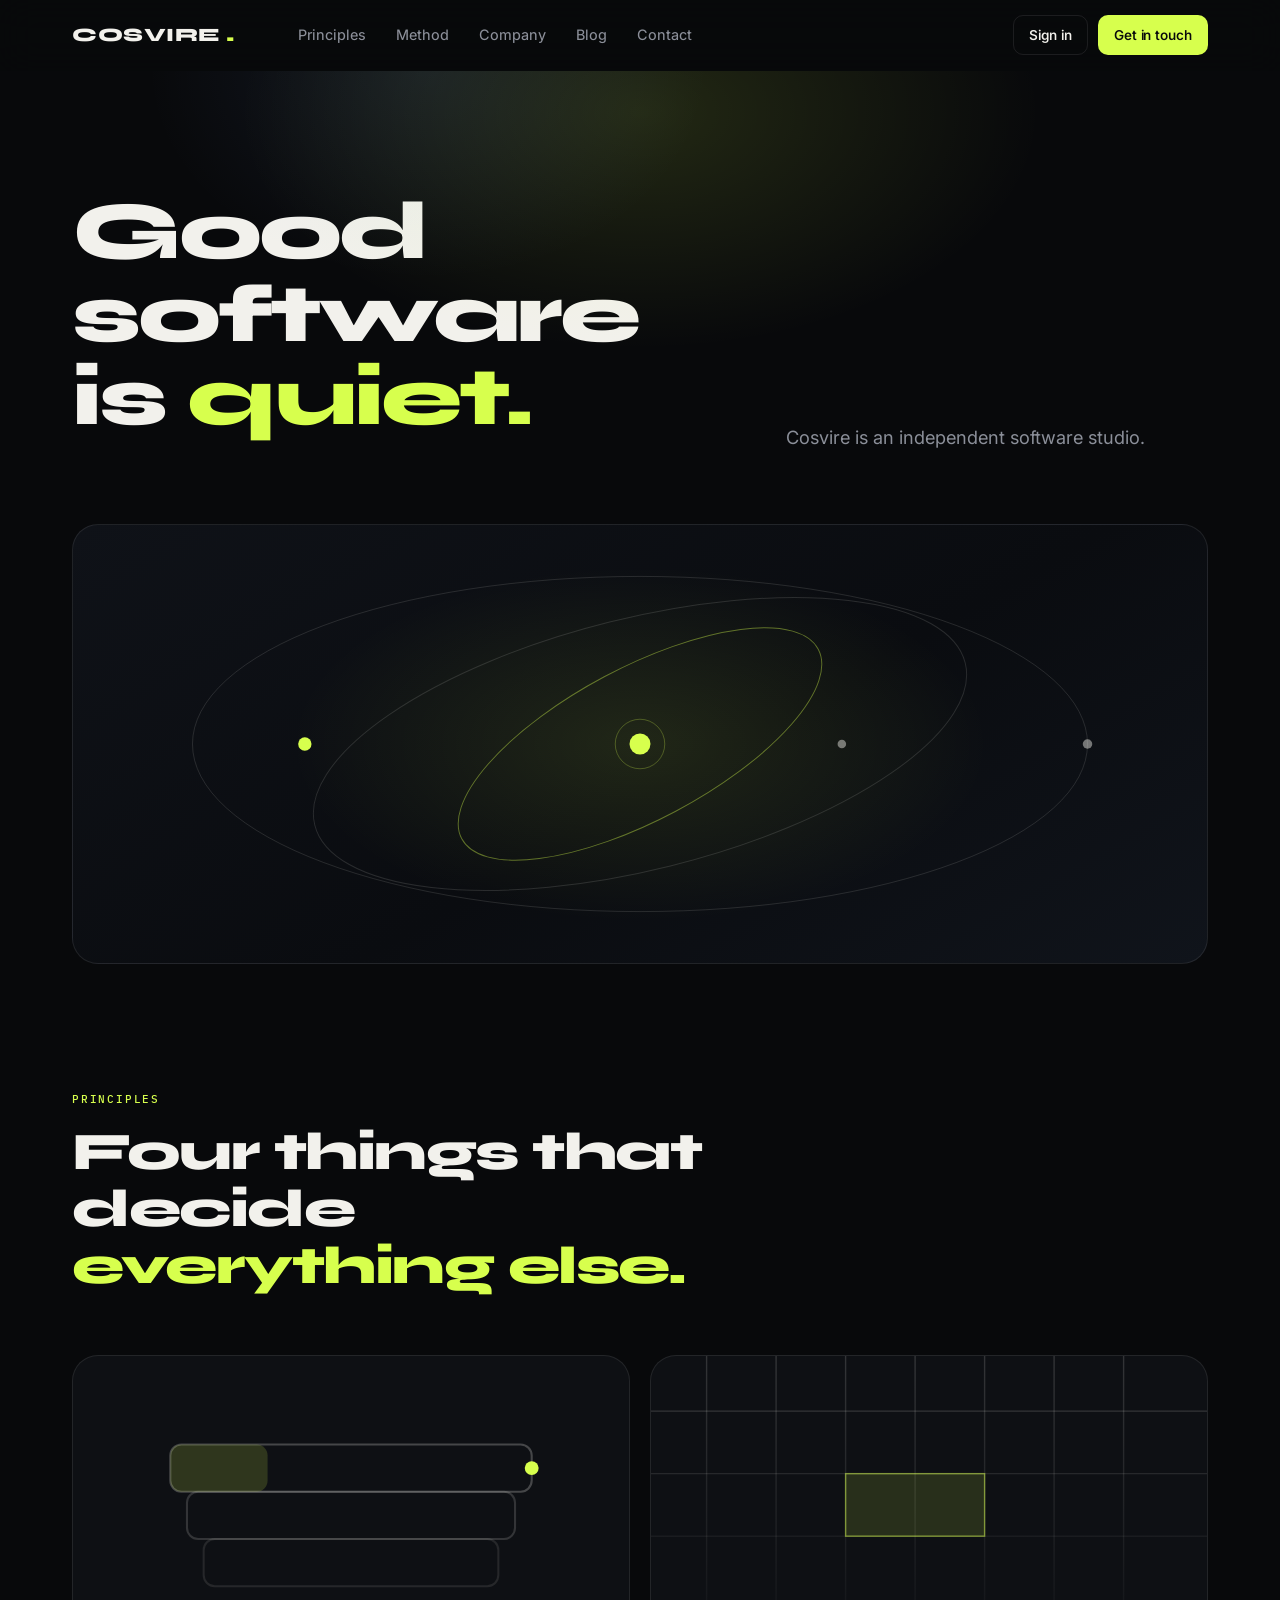
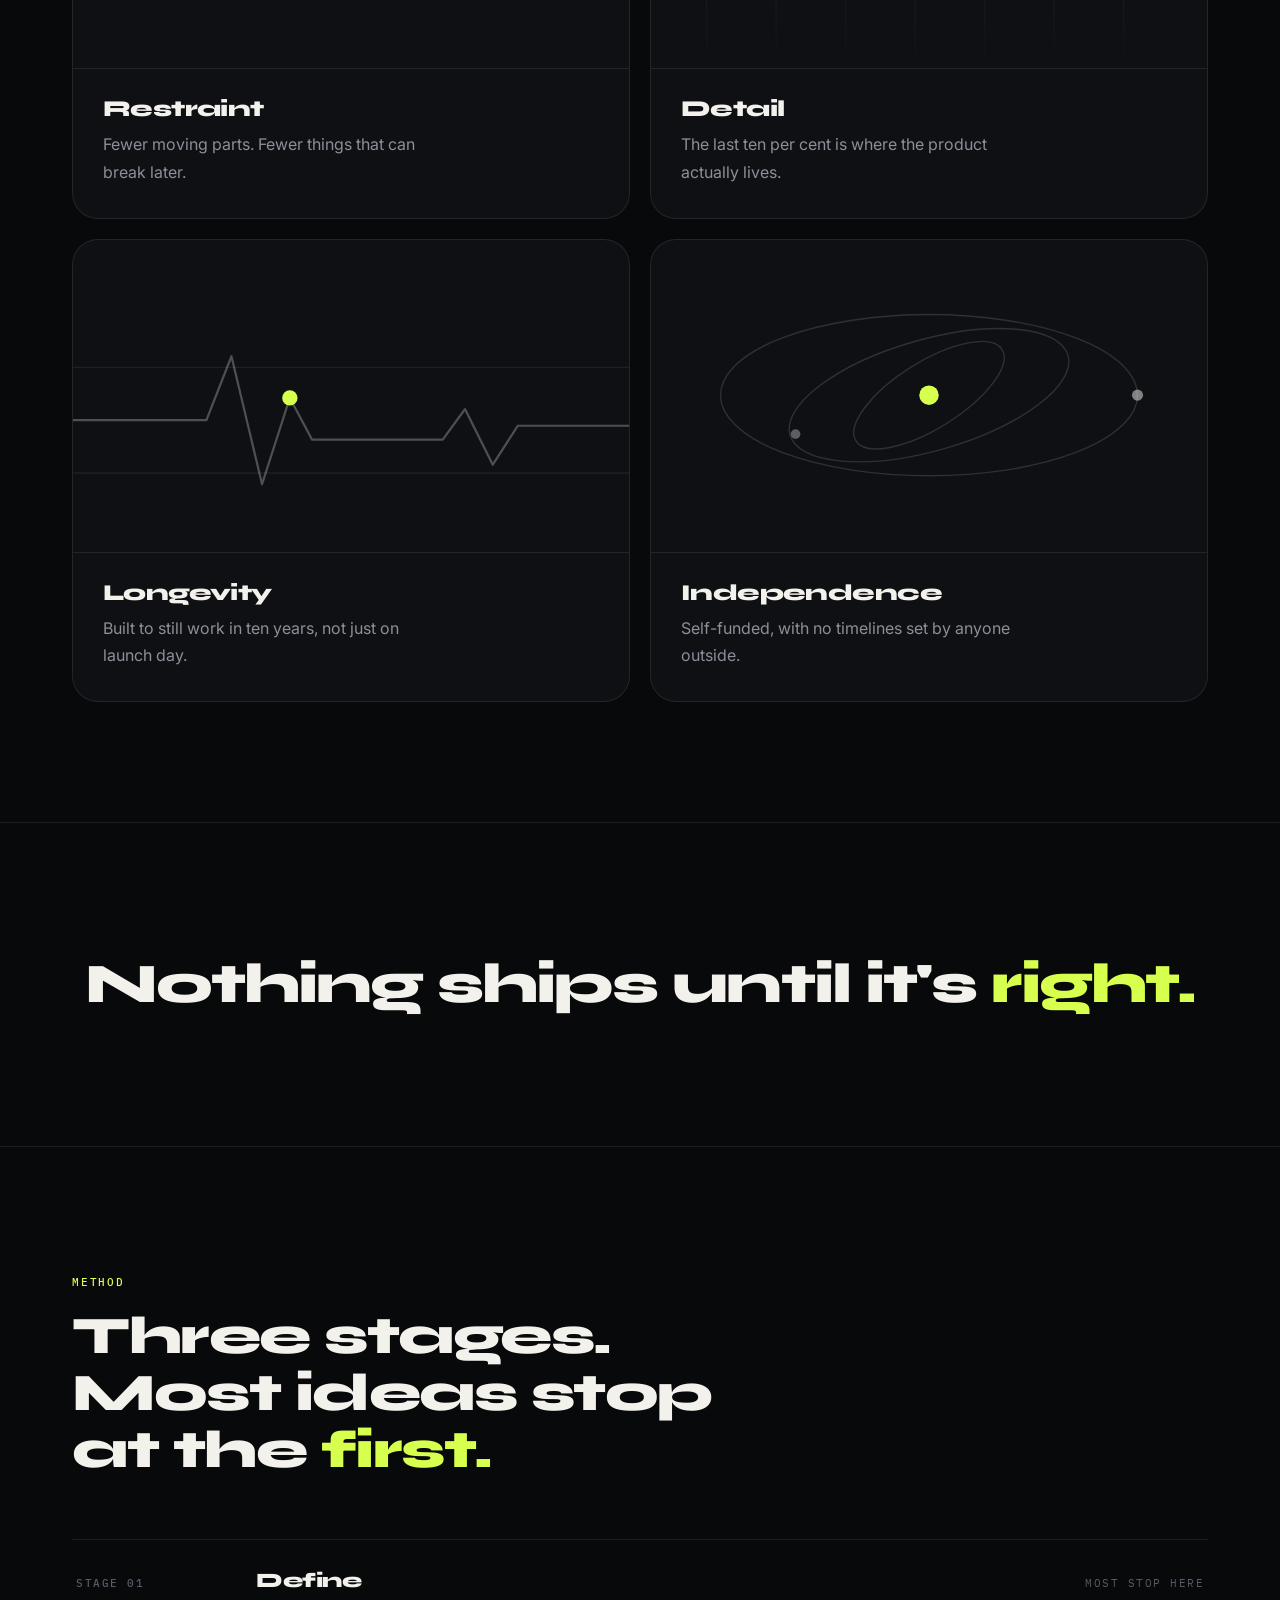
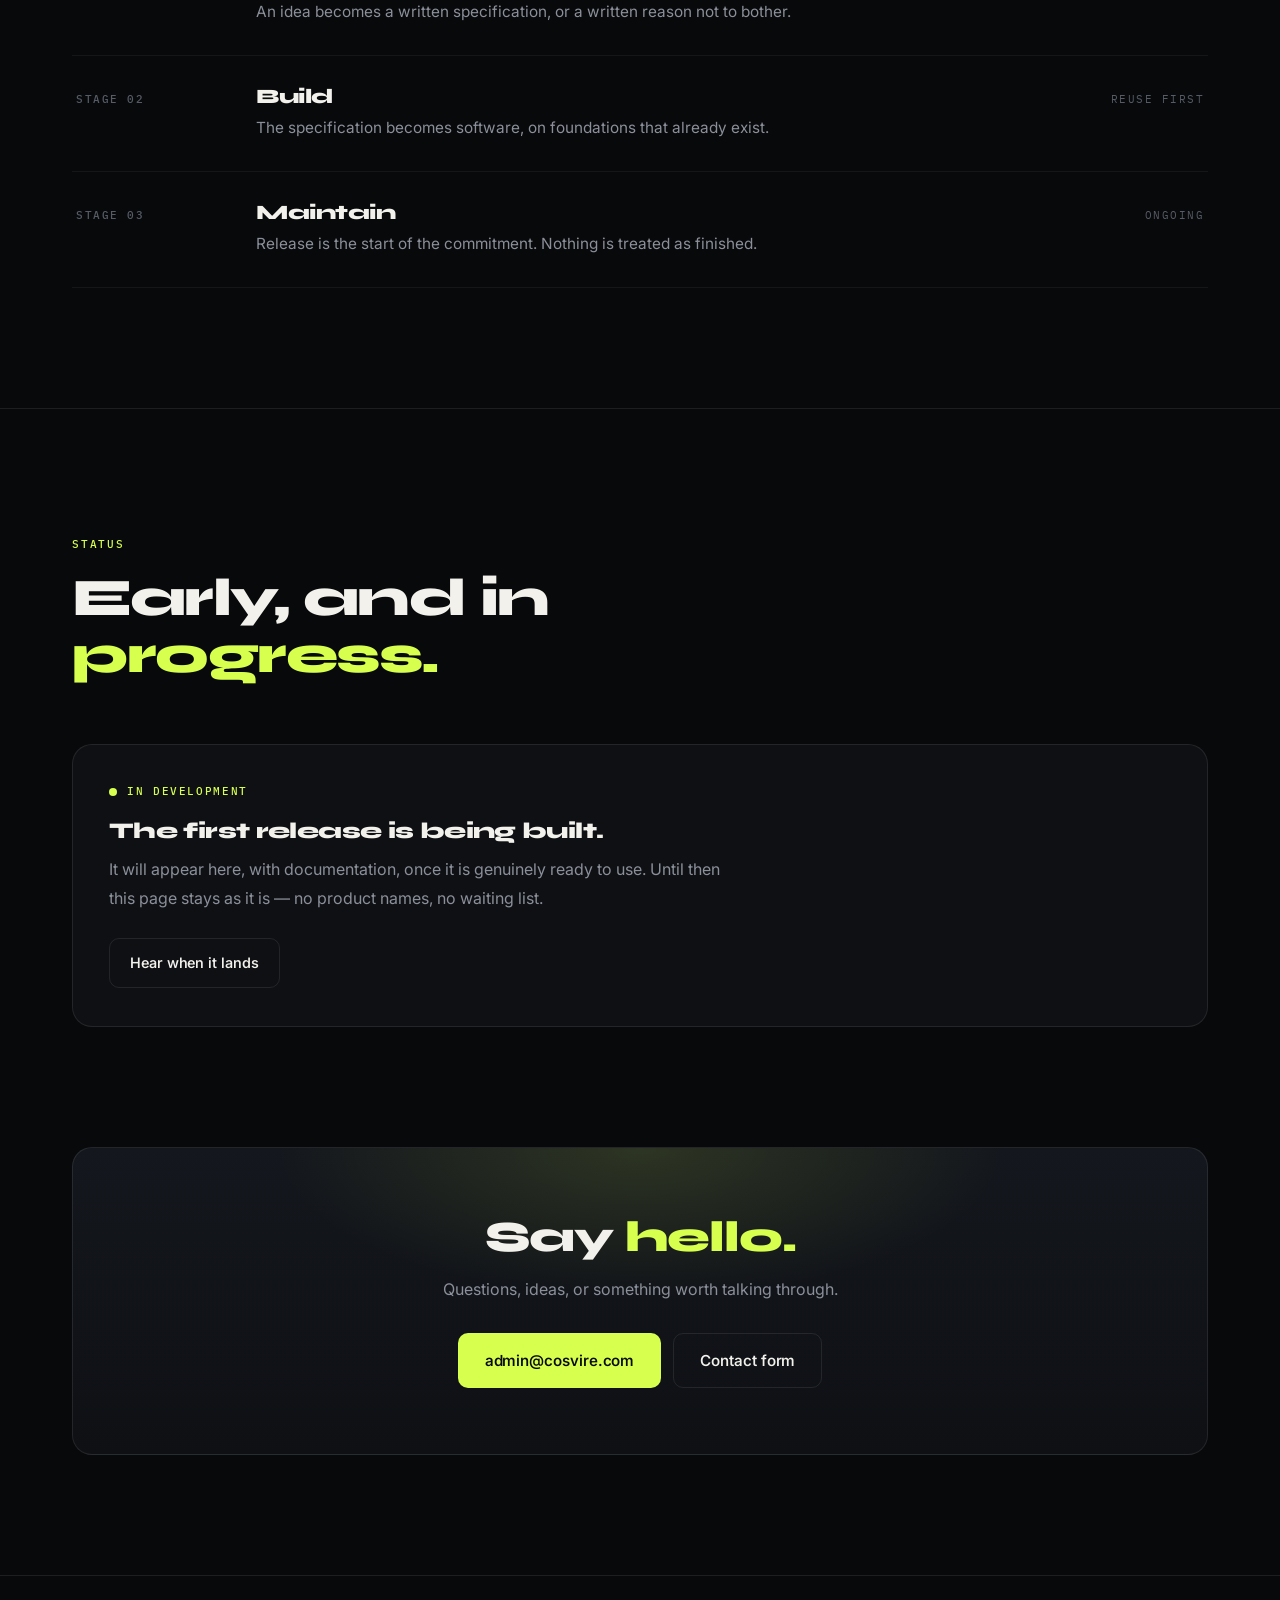
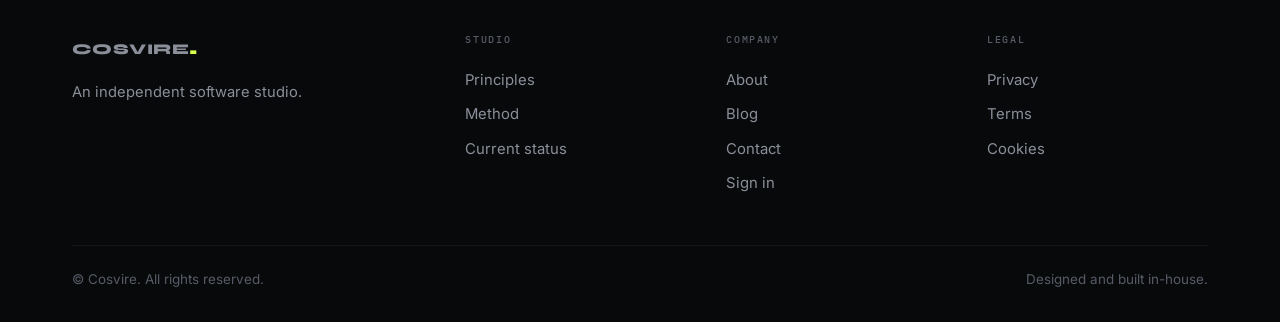
<file: index.html>
<!DOCTYPE html>
<html lang="en">
<head>
<meta charset="UTF-8" />
<meta name="viewport" content="width=device-width, initial-scale=1.0" />
<meta name="description" content="Cosvire is an independent technology studio designing, engineering and maintaining its own software products." />
<title>Cosvire — Independent technology studio</title>
<link rel="icon" type="image/svg+xml" href="data:image/svg+xml,%3Csvg xmlns='http://www.w3.org/2000/svg' viewBox='0 0 64 64'%3E%3Crect width='64' height='64' rx='14' fill='%2308090b'/%3E%3Ctext x='32' y='44' font-family='Georgia,serif' font-size='40' font-weight='700' fill='%23f2f1ec' text-anchor='middle'%3EC%3C/text%3E%3Ccircle cx='50' cy='48' r='5' fill='%23d7ff4d'/%3E%3C/svg%3E" />
<link rel="preconnect" href="https://fonts.googleapis.com" />
<link rel="preconnect" href="https://fonts.gstatic.com" crossorigin />
<link href="https://fonts.googleapis.com/css2?family=Syne:wght@700;800&family=Inter:wght@300;400;450;500;550;600&family=IBM+Plex+Mono:wght@400;500&display=swap" rel="stylesheet" />
<link rel="stylesheet" href="css/main.css" />
</head>
<body>

<header class="nav" id="nav">
  <div class="nav__inner">
    <a href="index.html" class="brand">COSVIRE<i>.</i></a>
    <nav class="nav__links">
      <a href="index.html#craft" class="nav__link">Principles</a>
      <a href="index.html#approach" class="nav__link">Method</a>
      <a href="about.html" class="nav__link">Company</a>
      <a href="blog.html" class="nav__link">Blog</a>
      <a href="contact.html" class="nav__link">Contact</a>
    </nav>
    <div class="nav__actions">
      <a href="login.html" class="btn btn--ghost btn--sm">Sign in</a>
      <a href="contact.html" class="btn btn--primary btn--sm">Get in touch</a>
    </div>
    <button class="nav__burger" id="burger" aria-label="Menu"><span></span><span></span><span></span></button>
  </div>
</header>

<main>
  <section class="hero">
    <div class="hero__glow"></div>
    <div class="container">
      <div class="hero__top">
        <div>
          <h1 class="reveal">Good software is <em>quiet.</em></h1>
        </div>
        <p class="hero__sub reveal" data-delay="90">
          Cosvire is an independent software studio.
        </p>
      </div>
      <div class="stage reveal" data-delay="150" aria-hidden="true">
        <div class="stage__wash"></div>
        <svg viewBox="0 0 1200 460" preserveAspectRatio="xMidYMid slice">
          <g class="orbit" style="--dur:70s; transform-origin:600px 230px;">
            <ellipse class="stage__ring" cx="600" cy="230" rx="470" ry="176"/>
            <circle class="stage__node--soft" cx="1070" cy="230" r="5"/>
          </g>
          <g class="orbit orbit--rev" style="--dur:52s; transform-origin:600px 230px;">
            <ellipse class="stage__ring" cx="600" cy="230" rx="352" ry="132" transform="rotate(-14 600 230)"/>
            <circle class="stage__node" cx="248" cy="230" r="7"/>
          </g>
          <g class="orbit" style="--dur:34s; transform-origin:600px 230px;">
            <ellipse class="stage__ring stage__ring--lit" cx="600" cy="230" rx="212" ry="80" transform="rotate(-28 600 230)"/>
            <circle class="stage__node--soft" cx="812" cy="230" r="4.5"/>
          </g>
          <circle cx="600" cy="230" r="11" fill="#d7ff4d"/>
          <circle cx="600" cy="230" r="26" fill="none" stroke="rgba(215,255,77,.28)"/>
        </svg>
      </div>
    </div>
  </section>

  <section class="section" id="craft">
    <div class="container">
      <div class="shead reveal">
        <span class="shead__label">Principles</span>
        <h2>Four things that decide <em>everything else.</em></h2>
      </div>
      <div class="features">
        <article class="feature reveal">
          <div class="feature__visual"><svg viewBox="0 0 400 225" preserveAspectRatio="xMidYMid slice">
  <g fill="none" stroke-width="1.5">
    <rect x="94" y="132" width="212" height="34" rx="8" stroke="rgba(242,241,236,.1)"/>
    <rect x="82" y="98" width="236" height="34" rx="8" stroke="rgba(242,241,236,.16)"/>
    <rect x="70" y="64" width="260" height="34" rx="8" stroke="rgba(242,241,236,.24)"/>
  </g>
  <rect x="70" y="64" width="70" height="34" rx="8" fill="rgba(215,255,77,.16)"/>
  <circle cx="330" cy="81" r="5" fill="#d7ff4d"/>
</svg></div>
          <div class="feature__body">
            <h3>Restraint</h3>
            <p>Fewer moving parts. Fewer things that can break later.</p>
          </div>
        </article>
        <article class="feature reveal" data-delay="70">
          <div class="feature__visual"><svg viewBox="0 0 400 225" preserveAspectRatio="xMidYMid slice">
  <defs><linearGradient id="gf" x1="0" y1="0" x2="0" y2="1">
    <stop offset="0" stop-color="rgba(242,241,236,.16)"/><stop offset="1" stop-color="rgba(242,241,236,0)"/>
  </linearGradient></defs>
  <g stroke="url(#gf)" stroke-width="1">
    <path d="M40 0v225M90 0v225M140 0v225M190 0v225M240 0v225M290 0v225M340 0v225"/>
    <path d="M0 40h400M0 85h400M0 130h400M0 175h400"/>
  </g>
  <rect x="140" y="85" width="100" height="45" fill="rgba(215,255,77,.13)" stroke="rgba(215,255,77,.5)"/>
</svg></div>
          <div class="feature__body">
            <h3>Detail</h3>
            <p>The last ten per cent is where the product actually lives.</p>
          </div>
        </article>
        <article class="feature reveal" data-delay="140">
          <div class="feature__visual"><svg viewBox="0 0 400 225" preserveAspectRatio="xMidYMid slice">
  <path d="M0 130h96l18-46 22 92 20-62 16 30h94l16-22 20 40 18-28h80"
        fill="none" stroke="rgba(242,241,236,.28)" stroke-width="1.6" stroke-linejoin="round"/>
  <path d="M0 168h400" stroke="rgba(242,241,236,.07)"/>
  <path d="M0 92h400" stroke="rgba(242,241,236,.07)"/>
  <circle cx="156" cy="114" r="5.5" fill="#d7ff4d"/>
</svg></div>
          <div class="feature__body">
            <h3>Longevity</h3>
            <p>Built to still work in ten years, not just on launch day.</p>
          </div>
        </article>
        <article class="feature reveal" data-delay="210">
          <div class="feature__visual"><svg viewBox="0 0 400 225" preserveAspectRatio="xMidYMid slice">
  <g stroke="rgba(242,241,236,.14)" fill="none">
    <ellipse cx="200" cy="112" rx="150" ry="58"/>
    <ellipse cx="200" cy="112" rx="104" ry="40" transform="rotate(-16 200 112)"/>
    <ellipse cx="200" cy="112" rx="62" ry="24" transform="rotate(-32 200 112)"/>
  </g>
  <circle cx="200" cy="112" r="7" fill="#d7ff4d"/>
  <circle cx="350" cy="112" r="4" fill="rgba(242,241,236,.5)"/>
  <circle cx="104" cy="140" r="3.5" fill="rgba(242,241,236,.35)"/>
</svg></div>
          <div class="feature__body">
            <h3>Independence</h3>
            <p>Self-funded, with no timelines set by anyone outside.</p>
          </div>
        </article>
      </div>
    </div>
  </section>

  <section class="statement">
    <div class="container">
      <p class="reveal">Nothing ships until it's <em>right.</em></p>
    </div>
  </section>

  <section class="section" id="approach">
    <div class="container">
      <div class="shead reveal">
        <span class="shead__label">Method</span>
        <h2>Three stages. Most ideas stop at the <em>first.</em></h2>
      </div>
      <div class="rows reveal" data-delay="60">
        <div class="row">
          <span class="row__k">Stage 01</span>
          <div>
            <h3>Define</h3>
            <p>An idea becomes a written specification, or a written reason not to bother.</p>
          </div>
          <span class="row__end">Most stop here</span>
        </div>
        <div class="row">
          <span class="row__k">Stage 02</span>
          <div>
            <h3>Build</h3>
            <p>The specification becomes software, on foundations that already exist.</p>
          </div>
          <span class="row__end">Reuse first</span>
        </div>
        <div class="row">
          <span class="row__k">Stage 03</span>
          <div>
            <h3>Maintain</h3>
            <p>Release is the start of the commitment. Nothing is treated as finished.</p>
          </div>
          <span class="row__end">Ongoing</span>
        </div>
      </div>
    </div>
  </section>

  <section class="section section--line" id="status">
    <div class="container">
      <div class="shead reveal">
        <span class="shead__label">Status</span>
        <h2>Early, and in <em>progress.</em></h2>
      </div>
      <div class="panel reveal" data-delay="60">
        <div class="status"><span class="status__dot"></span><span class="status__text">In development</span></div>
        <h3>The first release is being built.</h3>
        <p>It will appear here, with documentation, once it is genuinely ready to use.
        Until then this page stays as it is — no product names, no waiting list.</p>
        <p style="margin-top:1.6em;">
          <a href="contact.html" class="btn btn--ghost">Hear when it lands</a>
        </p>
      </div>
    </div>
  </section>

  <section class="section" style="padding-top:0;">
    <div class="container">
      <div class="cta reveal">
        <div class="cta__glow"></div>
        <div class="cta__in">
          <h2>Say <em>hello.</em></h2>
          <p>Questions, ideas, or something worth talking through.</p>
          <div class="hero__cta" style="justify-content:center;">
            <a href="mailto:admin@cosvire.com" class="btn btn--primary btn--lg">admin@cosvire.com</a>
            <a href="contact.html" class="btn btn--ghost btn--lg">Contact form</a>
          </div>
        </div>
      </div>
    </div>
  </section>
</main>

<footer class="footer">
  <div class="container">
    <div class="footer__grid">
      <div>
        <a href="index.html" class="brand">COSVIRE<i>.</i></a>
        <p class="footer__about">An independent software studio.</p>
      </div>
      <div>
        <h5>Studio</h5>
        <a href="index.html#craft">Principles</a>
        <a href="index.html#approach">Method</a>
        <a href="index.html#status">Current status</a>
      </div>
      <div>
        <h5>Company</h5>
        <a href="about.html">About</a>
        <a href="blog.html">Blog</a>
        <a href="contact.html">Contact</a>
        <a href="login.html">Sign in</a>
      </div>
      <div>
        <h5>Legal</h5>
        <a href="legal.html">Privacy</a>
        <a href="legal.html">Terms</a>
        <a href="legal.html">Cookies</a>
      </div>
    </div>
    <div class="footer__base">
      <span>&copy; Cosvire. All rights reserved.</span>
      <span>Designed and built in-house.</span>
    </div>
  </div>
</footer>

<script src="js/main.js"></script>
</body>
</html>
</file>
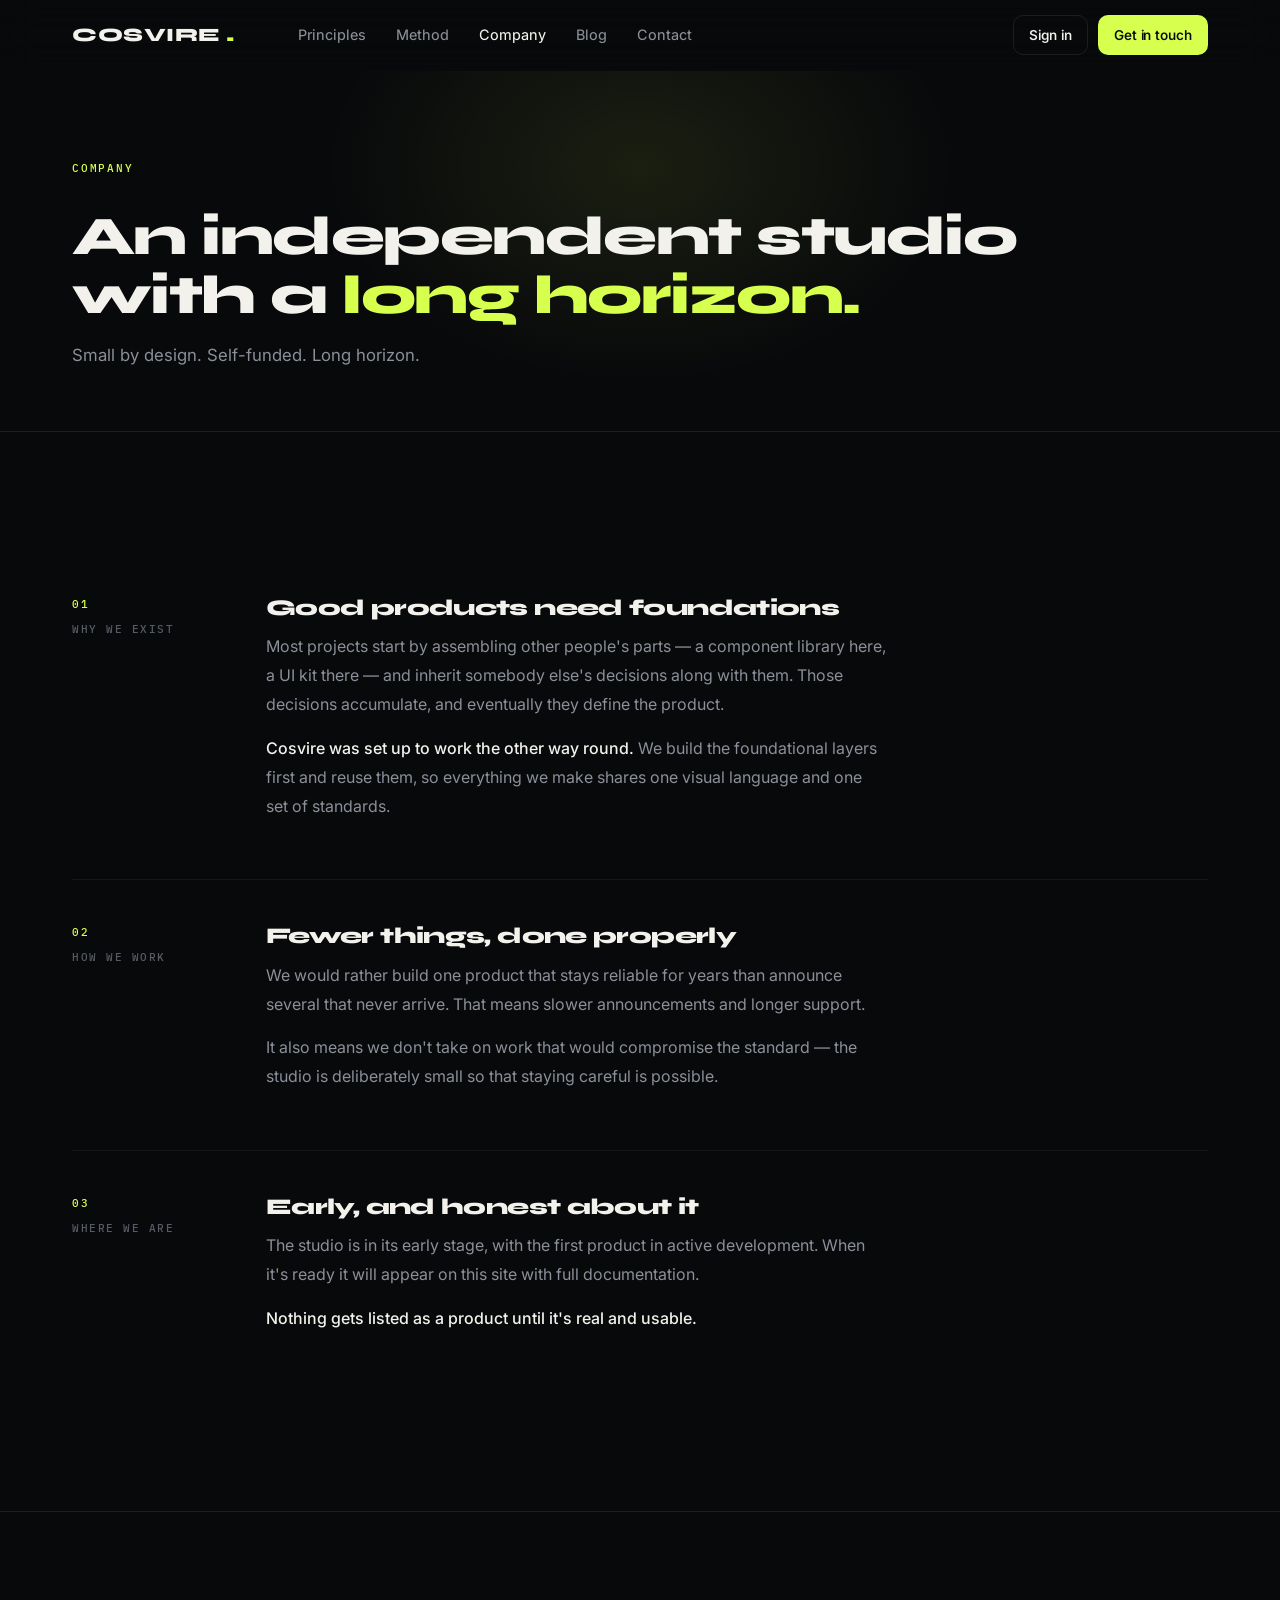
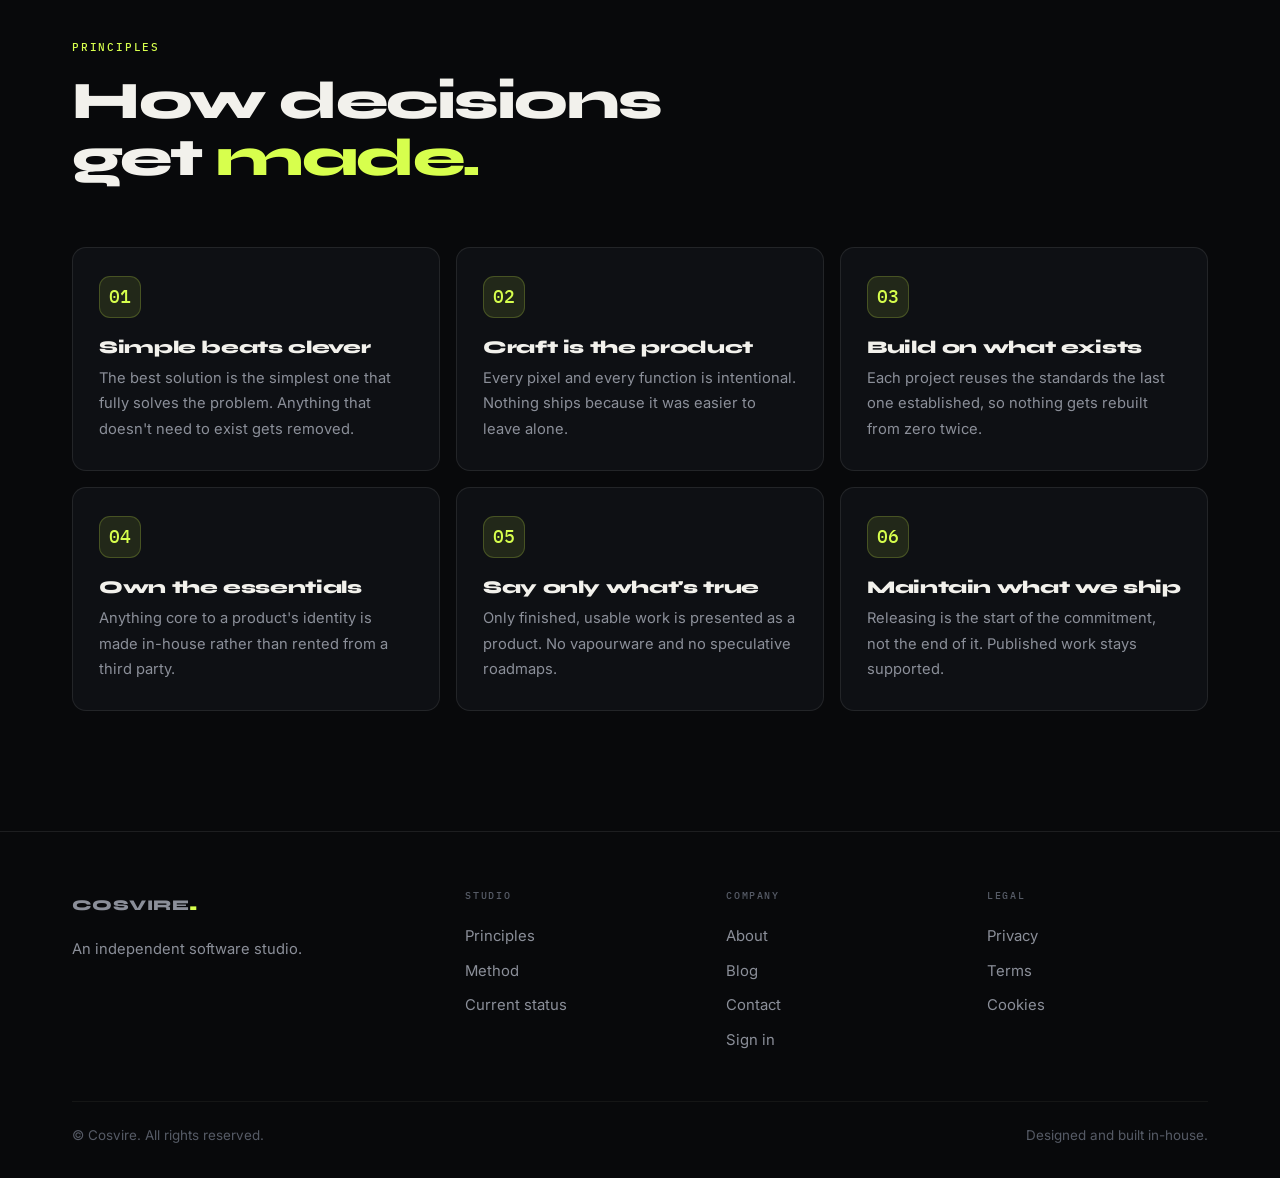
<file: about.html>
<!DOCTYPE html>
<html lang="en">
<head>
<meta charset="UTF-8" />
<meta name="viewport" content="width=device-width, initial-scale=1.0" />
<meta name="description" content="About Cosvire, an independent technology studio." />
<title>Company — Cosvire</title>
<link rel="icon" type="image/svg+xml" href="data:image/svg+xml,%3Csvg xmlns='http://www.w3.org/2000/svg' viewBox='0 0 64 64'%3E%3Crect width='64' height='64' rx='14' fill='%2308090b'/%3E%3Ctext x='32' y='44' font-family='Georgia,serif' font-size='40' font-weight='700' fill='%23f2f1ec' text-anchor='middle'%3EC%3C/text%3E%3Ccircle cx='50' cy='48' r='5' fill='%23d7ff4d'/%3E%3C/svg%3E" />
<link rel="preconnect" href="https://fonts.googleapis.com" />
<link rel="preconnect" href="https://fonts.gstatic.com" crossorigin />
<link href="https://fonts.googleapis.com/css2?family=Syne:wght@700;800&family=Inter:wght@300;400;450;500;550;600&family=IBM+Plex+Mono:wght@400;500&display=swap" rel="stylesheet" />
<link rel="stylesheet" href="css/main.css" />
</head>
<body>

<header class="nav" id="nav">
  <div class="nav__inner">
    <a href="index.html" class="brand">COSVIRE<i>.</i></a>
    <nav class="nav__links">
      <a href="index.html#craft" class="nav__link">Principles</a>
      <a href="index.html#approach" class="nav__link">Method</a>
      <a href="about.html" class="nav__link active">Company</a>
      <a href="blog.html" class="nav__link">Blog</a>
      <a href="contact.html" class="nav__link">Contact</a>
    </nav>
    <div class="nav__actions">
      <a href="login.html" class="btn btn--ghost btn--sm">Sign in</a>
      <a href="contact.html" class="btn btn--primary btn--sm">Get in touch</a>
    </div>
    <button class="nav__burger" id="burger" aria-label="Menu"><span></span><span></span><span></span></button>
  </div>
</header>

<main>
  <section class="phead">
    <div class="phead__glow"></div>
    <div class="container phead__in">
      <span class="shead__label reveal">Company</span>
      <h1 class="reveal" data-delay="60">An independent studio with a <em>long horizon.</em></h1>
      <p class="reveal" data-delay="120">Small by design. Self-funded. Long horizon.</p>
    </div>
  </section>

  <section class="section">
    <div class="container">
      <div class="chapter reveal">
        <div class="chapter__no">01<span>Why we exist</span></div>
        <div class="chapter__body">
          <h3>Good products need foundations</h3>
          <p>Most projects start by assembling other people's parts — a component library here,
          a UI kit there — and inherit somebody else's decisions along with them. Those
          decisions accumulate, and eventually they define the product.</p>
          <p><strong>Cosvire was set up to work the other way round.</strong> We build the
          foundational layers first and reuse them, so everything we make shares one visual
          language and one set of standards.</p>
        </div>
      </div>
      <div class="chapter reveal">
        <div class="chapter__no">02<span>How we work</span></div>
        <div class="chapter__body">
          <h3>Fewer things, done properly</h3>
          <p>We would rather build one product that stays reliable for years than announce
          several that never arrive. That means slower announcements and longer support.</p>
          <p>It also means we don't take on work that would compromise the standard — the
          studio is deliberately small so that staying careful is possible.</p>
        </div>
      </div>
      <div class="chapter reveal">
        <div class="chapter__no">03<span>Where we are</span></div>
        <div class="chapter__body">
          <h3>Early, and honest about it</h3>
          <p>The studio is in its early stage, with the first product in active development.
          When it's ready it will appear on this site with full documentation.</p>
          <p><strong>Nothing gets listed as a product until it's real and usable.</strong></p>
        </div>
      </div>
    </div>
  </section>

  <section class="section section--line">
    <div class="container">
      <div class="shead reveal">
        <span class="shead__label">Principles</span>
        <h2>How decisions get <em>made.</em></h2>
      </div>
      <div class="cards">
        <div class="card reveal"><div class="card__icon">01</div><h3>Simple beats clever</h3><p>The best solution is the simplest one that fully solves the problem. Anything that doesn't need to exist gets removed.</p></div>
        <div class="card reveal" data-delay="60"><div class="card__icon">02</div><h3>Craft is the product</h3><p>Every pixel and every function is intentional. Nothing ships because it was easier to leave alone.</p></div>
        <div class="card reveal" data-delay="120"><div class="card__icon">03</div><h3>Build on what exists</h3><p>Each project reuses the standards the last one established, so nothing gets rebuilt from zero twice.</p></div>
        <div class="card reveal" data-delay="180"><div class="card__icon">04</div><h3>Own the essentials</h3><p>Anything core to a product's identity is made in-house rather than rented from a third party.</p></div>
        <div class="card reveal" data-delay="240"><div class="card__icon">05</div><h3>Say only what's true</h3><p>Only finished, usable work is presented as a product. No vapourware and no speculative roadmaps.</p></div>
        <div class="card reveal" data-delay="300"><div class="card__icon">06</div><h3>Maintain what we ship</h3><p>Releasing is the start of the commitment, not the end of it. Published work stays supported.</p></div>
      </div>
    </div>
  </section>
</main>

<footer class="footer">
  <div class="container">
    <div class="footer__grid">
      <div>
        <a href="index.html" class="brand">COSVIRE<i>.</i></a>
        <p class="footer__about">An independent software studio.</p>
      </div>
      <div>
        <h5>Studio</h5>
        <a href="index.html#craft">Principles</a>
        <a href="index.html#approach">Method</a>
        <a href="index.html#status">Current status</a>
      </div>
      <div>
        <h5>Company</h5>
        <a href="about.html">About</a>
        <a href="blog.html">Blog</a>
        <a href="contact.html">Contact</a>
        <a href="login.html">Sign in</a>
      </div>
      <div>
        <h5>Legal</h5>
        <a href="legal.html">Privacy</a>
        <a href="legal.html">Terms</a>
        <a href="legal.html">Cookies</a>
      </div>
    </div>
    <div class="footer__base">
      <span>&copy; Cosvire. All rights reserved.</span>
      <span>Designed and built in-house.</span>
    </div>
  </div>
</footer>

<script src="js/main.js"></script>
</body>
</html>
</file>
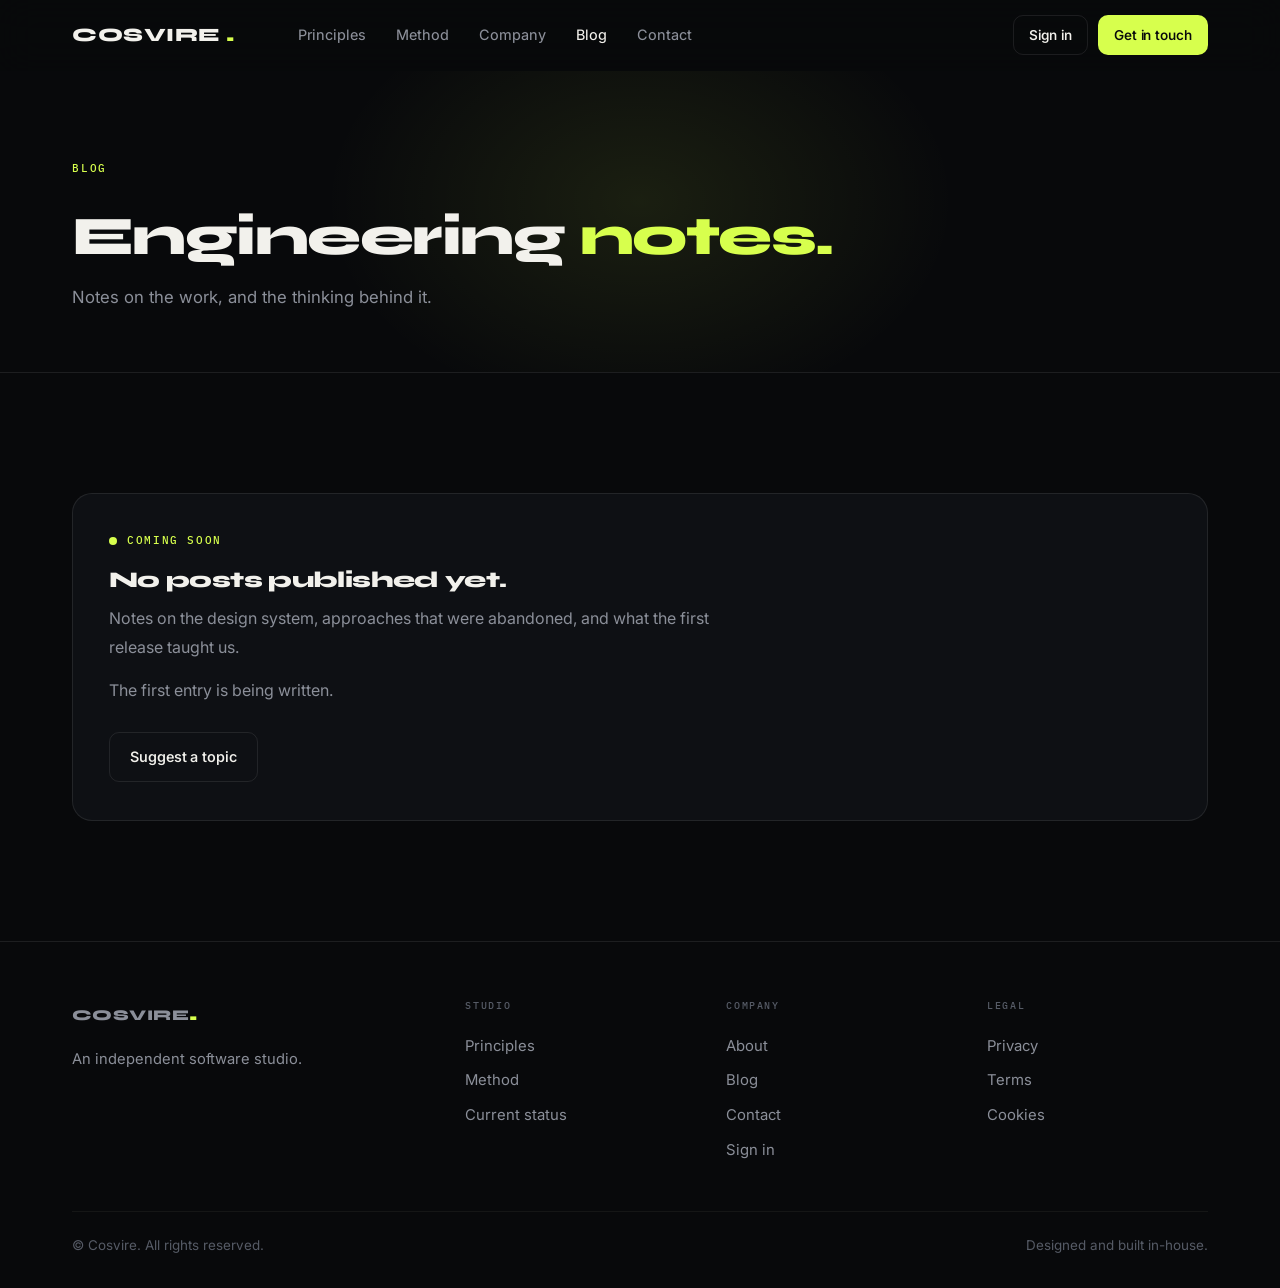
<file: blog.html>
<!DOCTYPE html>
<html lang="en">
<head>
<meta charset="UTF-8" />
<meta name="viewport" content="width=device-width, initial-scale=1.0" />
<meta name="description" content="Engineering notes from Cosvire." />
<title>Blog — Cosvire</title>
<link rel="icon" type="image/svg+xml" href="data:image/svg+xml,%3Csvg xmlns='http://www.w3.org/2000/svg' viewBox='0 0 64 64'%3E%3Crect width='64' height='64' rx='14' fill='%2308090b'/%3E%3Ctext x='32' y='44' font-family='Georgia,serif' font-size='40' font-weight='700' fill='%23f2f1ec' text-anchor='middle'%3EC%3C/text%3E%3Ccircle cx='50' cy='48' r='5' fill='%23d7ff4d'/%3E%3C/svg%3E" />
<link rel="preconnect" href="https://fonts.googleapis.com" />
<link rel="preconnect" href="https://fonts.gstatic.com" crossorigin />
<link href="https://fonts.googleapis.com/css2?family=Syne:wght@700;800&family=Inter:wght@300;400;450;500;550;600&family=IBM+Plex+Mono:wght@400;500&display=swap" rel="stylesheet" />
<link rel="stylesheet" href="css/main.css" />
</head>
<body>

<header class="nav" id="nav">
  <div class="nav__inner">
    <a href="index.html" class="brand">COSVIRE<i>.</i></a>
    <nav class="nav__links">
      <a href="index.html#craft" class="nav__link">Principles</a>
      <a href="index.html#approach" class="nav__link">Method</a>
      <a href="about.html" class="nav__link">Company</a>
      <a href="blog.html" class="nav__link active">Blog</a>
      <a href="contact.html" class="nav__link">Contact</a>
    </nav>
    <div class="nav__actions">
      <a href="login.html" class="btn btn--ghost btn--sm">Sign in</a>
      <a href="contact.html" class="btn btn--primary btn--sm">Get in touch</a>
    </div>
    <button class="nav__burger" id="burger" aria-label="Menu"><span></span><span></span><span></span></button>
  </div>
</header>

<main>
  <section class="phead">
    <div class="phead__glow"></div>
    <div class="container phead__in">
      <span class="shead__label reveal">Blog</span>
      <h1 class="reveal" data-delay="60">Engineering <em>notes.</em></h1>
      <p class="reveal" data-delay="120">Notes on the work, and the thinking behind it.</p>
    </div>
  </section>

  <section class="section">
    <div class="container">
      <div class="panel reveal">
        <div class="status"><span class="status__dot"></span><span class="status__text">Coming soon</span></div>
        <h3>No posts published yet.</h3>
        <p>Notes on the design system, approaches that were abandoned, and what the first release taught us.</p>
        <p>The first entry is being written.</p>
        <p style="margin-top:1.7em;"><a href="contact.html" class="btn btn--ghost">Suggest a topic</a></p>
      </div>
    </div>
  </section>
</main>

<footer class="footer">
  <div class="container">
    <div class="footer__grid">
      <div>
        <a href="index.html" class="brand">COSVIRE<i>.</i></a>
        <p class="footer__about">An independent software studio.</p>
      </div>
      <div>
        <h5>Studio</h5>
        <a href="index.html#craft">Principles</a>
        <a href="index.html#approach">Method</a>
        <a href="index.html#status">Current status</a>
      </div>
      <div>
        <h5>Company</h5>
        <a href="about.html">About</a>
        <a href="blog.html">Blog</a>
        <a href="contact.html">Contact</a>
        <a href="login.html">Sign in</a>
      </div>
      <div>
        <h5>Legal</h5>
        <a href="legal.html">Privacy</a>
        <a href="legal.html">Terms</a>
        <a href="legal.html">Cookies</a>
      </div>
    </div>
    <div class="footer__base">
      <span>&copy; Cosvire. All rights reserved.</span>
      <span>Designed and built in-house.</span>
    </div>
  </div>
</footer>

<script src="js/main.js"></script>
</body>
</html>
</file>
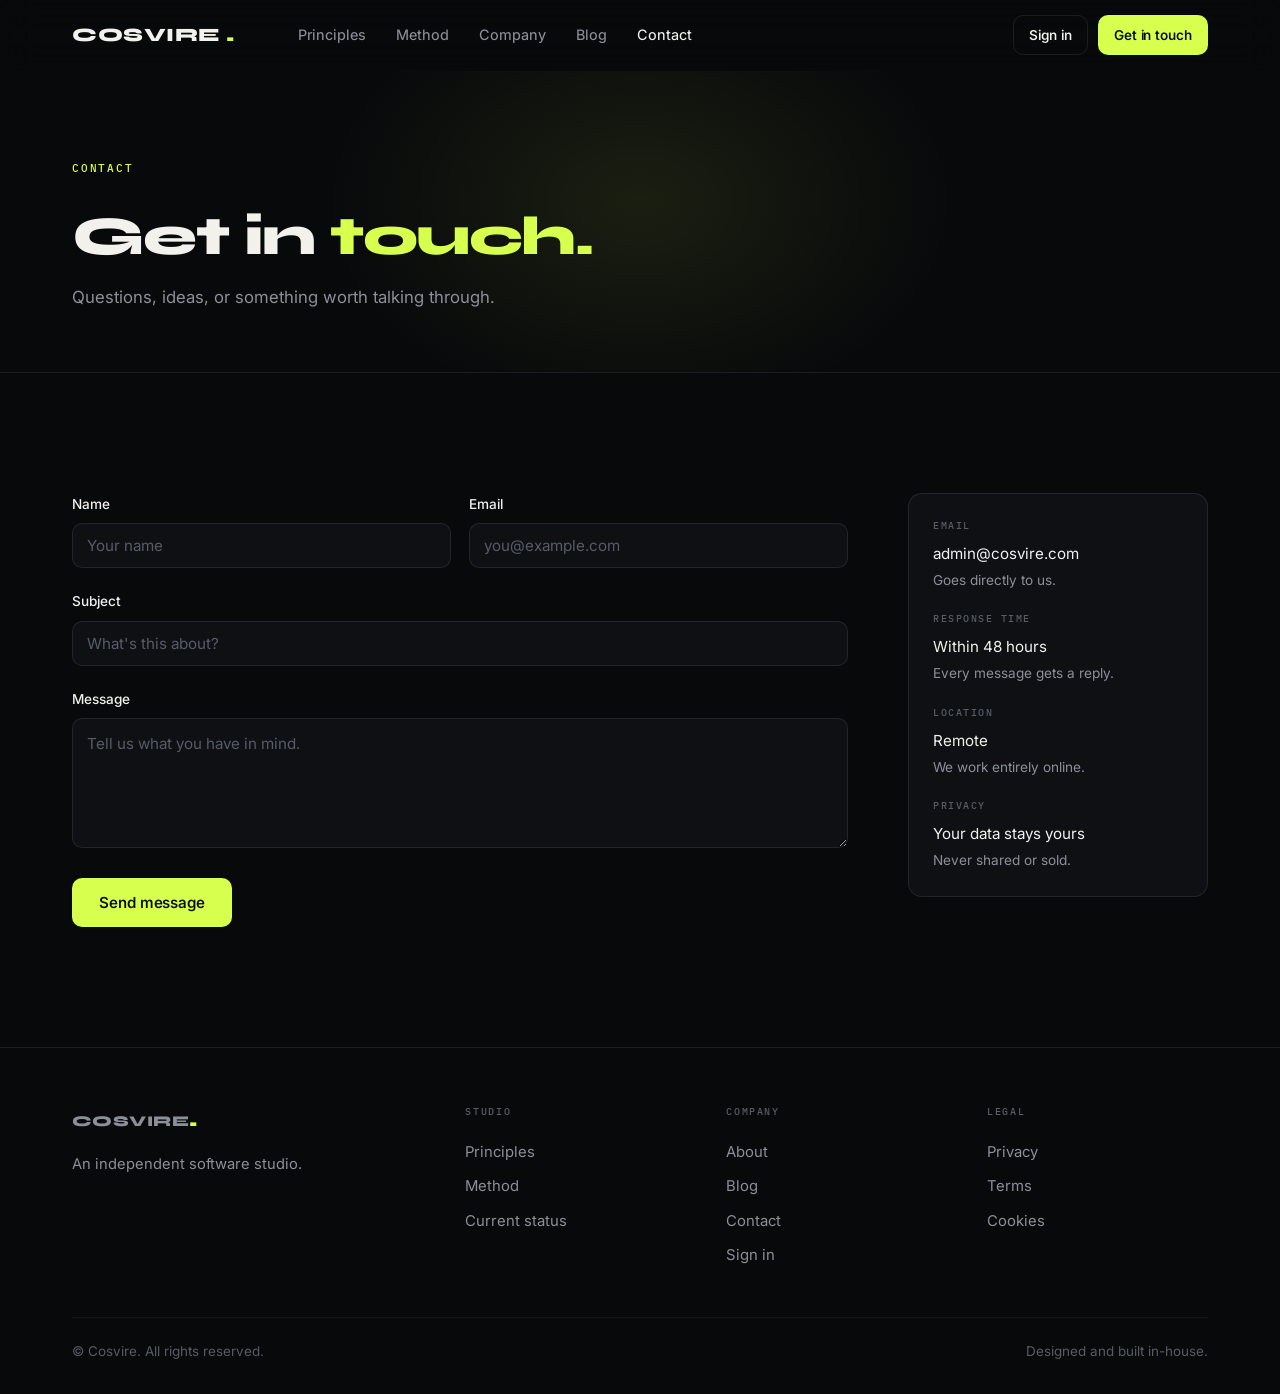
<file: contact.html>
<!DOCTYPE html>
<html lang="en">
<head>
<meta charset="UTF-8" />
<meta name="viewport" content="width=device-width, initial-scale=1.0" />
<meta name="description" content="Contact Cosvire." />
<title>Contact — Cosvire</title>
<link rel="icon" type="image/svg+xml" href="data:image/svg+xml,%3Csvg xmlns='http://www.w3.org/2000/svg' viewBox='0 0 64 64'%3E%3Crect width='64' height='64' rx='14' fill='%2308090b'/%3E%3Ctext x='32' y='44' font-family='Georgia,serif' font-size='40' font-weight='700' fill='%23f2f1ec' text-anchor='middle'%3EC%3C/text%3E%3Ccircle cx='50' cy='48' r='5' fill='%23d7ff4d'/%3E%3C/svg%3E" />
<link rel="preconnect" href="https://fonts.googleapis.com" />
<link rel="preconnect" href="https://fonts.gstatic.com" crossorigin />
<link href="https://fonts.googleapis.com/css2?family=Syne:wght@700;800&family=Inter:wght@300;400;450;500;550;600&family=IBM+Plex+Mono:wght@400;500&display=swap" rel="stylesheet" />
<link rel="stylesheet" href="css/main.css" />
</head>
<body>

<header class="nav" id="nav">
  <div class="nav__inner">
    <a href="index.html" class="brand">COSVIRE<i>.</i></a>
    <nav class="nav__links">
      <a href="index.html#craft" class="nav__link">Principles</a>
      <a href="index.html#approach" class="nav__link">Method</a>
      <a href="about.html" class="nav__link">Company</a>
      <a href="blog.html" class="nav__link">Blog</a>
      <a href="contact.html" class="nav__link active">Contact</a>
    </nav>
    <div class="nav__actions">
      <a href="login.html" class="btn btn--ghost btn--sm">Sign in</a>
      <a href="contact.html" class="btn btn--primary btn--sm">Get in touch</a>
    </div>
    <button class="nav__burger" id="burger" aria-label="Menu"><span></span><span></span><span></span></button>
  </div>
</header>

<main>
  <section class="phead">
    <div class="phead__glow"></div>
    <div class="container phead__in">
      <span class="shead__label reveal">Contact</span>
      <h1 class="reveal" data-delay="60">Get in <em>touch.</em></h1>
      <p class="reveal" data-delay="120">Questions, ideas, or something worth talking through.</p>
    </div>
  </section>

  <section class="section">
    <div class="container">
      <div class="contact-grid">
        <form class="reveal" action="mailto:admin@cosvire.com" method="post" enctype="text/plain">
          <div class="field-row">
            <div class="field"><label for="n">Name</label><input id="n" name="name" type="text" placeholder="Your name" required /></div>
            <div class="field"><label for="e">Email</label><input id="e" name="email" type="email" placeholder="you@example.com" required /></div>
          </div>
          <div class="field"><label for="s">Subject</label><input id="s" name="subject" type="text" placeholder="What's this about?" /></div>
          <div class="field"><label for="m">Message</label><textarea id="m" name="message" placeholder="Tell us what you have in mind." required></textarea></div>
          <button type="submit" class="btn btn--primary btn--lg">Send message</button>
        </form>
        <div class="info reveal" data-delay="80">
          <dl>
            <dt>Email</dt>
            <dd><a href="mailto:admin@cosvire.com">admin@cosvire.com</a><small>Goes directly to us.</small></dd>
            <dt>Response time</dt>
            <dd>Within 48 hours<small>Every message gets a reply.</small></dd>
            <dt>Location</dt>
            <dd>Remote<small>We work entirely online.</small></dd>
            <dt>Privacy</dt>
            <dd>Your data stays yours<small>Never shared or sold.</small></dd>
          </dl>
        </div>
      </div>
    </div>
  </section>
</main>

<footer class="footer">
  <div class="container">
    <div class="footer__grid">
      <div>
        <a href="index.html" class="brand">COSVIRE<i>.</i></a>
        <p class="footer__about">An independent software studio.</p>
      </div>
      <div>
        <h5>Studio</h5>
        <a href="index.html#craft">Principles</a>
        <a href="index.html#approach">Method</a>
        <a href="index.html#status">Current status</a>
      </div>
      <div>
        <h5>Company</h5>
        <a href="about.html">About</a>
        <a href="blog.html">Blog</a>
        <a href="contact.html">Contact</a>
        <a href="login.html">Sign in</a>
      </div>
      <div>
        <h5>Legal</h5>
        <a href="legal.html">Privacy</a>
        <a href="legal.html">Terms</a>
        <a href="legal.html">Cookies</a>
      </div>
    </div>
    <div class="footer__base">
      <span>&copy; Cosvire. All rights reserved.</span>
      <span>Designed and built in-house.</span>
    </div>
  </div>
</footer>

<script src="js/main.js"></script>
</body>
</html>
</file>
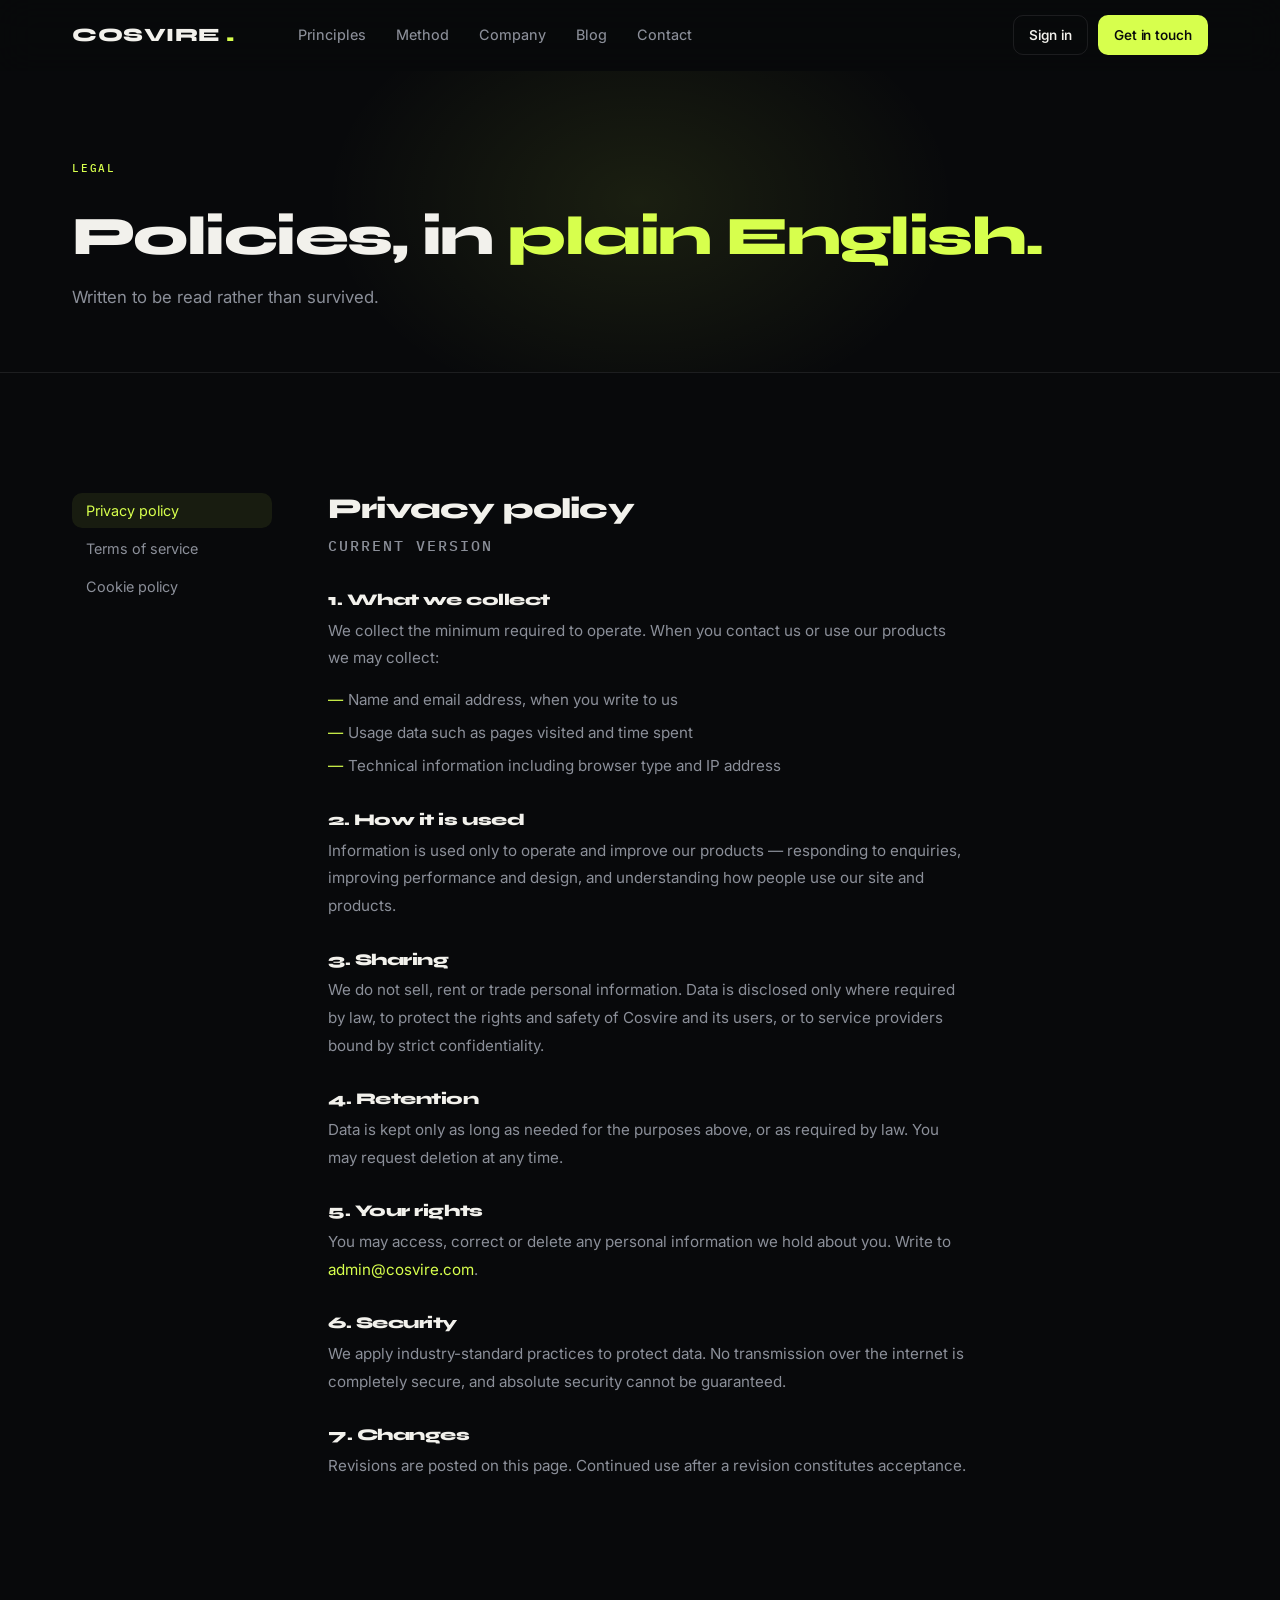
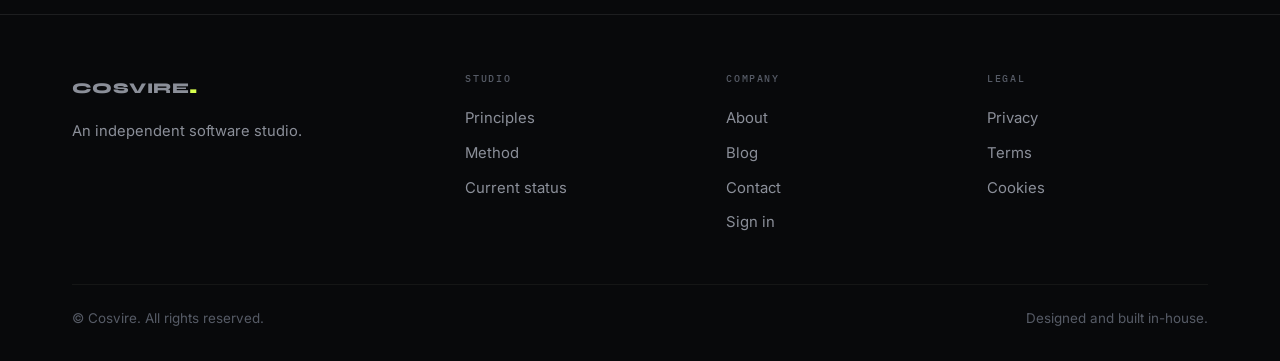
<file: legal.html>
<!DOCTYPE html>
<html lang="en">
<head>
<meta charset="UTF-8" />
<meta name="viewport" content="width=device-width, initial-scale=1.0" />
<meta name="description" content="Cosvire legal — privacy policy, terms of service and cookie policy." />
<title>Legal — Cosvire</title>
<link rel="icon" type="image/svg+xml" href="data:image/svg+xml,%3Csvg xmlns='http://www.w3.org/2000/svg' viewBox='0 0 64 64'%3E%3Crect width='64' height='64' rx='14' fill='%2308090b'/%3E%3Ctext x='32' y='44' font-family='Georgia,serif' font-size='40' font-weight='700' fill='%23f2f1ec' text-anchor='middle'%3EC%3C/text%3E%3Ccircle cx='50' cy='48' r='5' fill='%23d7ff4d'/%3E%3C/svg%3E" />
<link rel="preconnect" href="https://fonts.googleapis.com" />
<link rel="preconnect" href="https://fonts.gstatic.com" crossorigin />
<link href="https://fonts.googleapis.com/css2?family=Syne:wght@700;800&family=Inter:wght@300;400;450;500;550;600&family=IBM+Plex+Mono:wght@400;500&display=swap" rel="stylesheet" />
<link rel="stylesheet" href="css/main.css" />
</head>
<body>

<header class="nav" id="nav">
  <div class="nav__inner">
    <a href="index.html" class="brand">COSVIRE<i>.</i></a>
    <nav class="nav__links">
      <a href="index.html#craft" class="nav__link">Principles</a>
      <a href="index.html#approach" class="nav__link">Method</a>
      <a href="about.html" class="nav__link">Company</a>
      <a href="blog.html" class="nav__link">Blog</a>
      <a href="contact.html" class="nav__link">Contact</a>
    </nav>
    <div class="nav__actions">
      <a href="login.html" class="btn btn--ghost btn--sm">Sign in</a>
      <a href="contact.html" class="btn btn--primary btn--sm">Get in touch</a>
    </div>
    <button class="nav__burger" id="burger" aria-label="Menu"><span></span><span></span><span></span></button>
  </div>
</header>

<main>
  <section class="phead">
    <div class="phead__glow"></div>
    <div class="container phead__in">
      <span class="shead__label reveal">Legal</span>
      <h1 class="reveal" data-delay="60">Policies, in <em>plain English.</em></h1>
      <p class="reveal" data-delay="120">Written to be read rather than survived.</p>
    </div>
  </section>

  <section class="section">
    <div class="container">
      <div class="legal-grid">
        <div class="legal-tabs reveal">
          <button class="legal-tab active" data-tab="privacy">Privacy policy</button>
          <button class="legal-tab" data-tab="terms">Terms of service</button>
          <button class="legal-tab" data-tab="cookies">Cookie policy</button>
        </div>
        <div class="reveal" data-delay="60">

          <div class="legal-doc active" id="privacy">
            <h2>Privacy policy</h2>
            <p class="mono" style="margin-bottom:30px;">Current version</p>
            <h3>1. What we collect</h3>
            <p>We collect the minimum required to operate. When you contact us or use our products we may collect:</p>
            <ul><li>Name and email address, when you write to us</li><li>Usage data such as pages visited and time spent</li><li>Technical information including browser type and IP address</li></ul>
            <h3>2. How it is used</h3>
            <p>Information is used only to operate and improve our products — responding to enquiries, improving performance and design, and understanding how people use our site and products.</p>
            <h3>3. Sharing</h3>
            <p>We do not sell, rent or trade personal information. Data is disclosed only where required by law, to protect the rights and safety of Cosvire and its users, or to service providers bound by strict confidentiality.</p>
            <h3>4. Retention</h3>
            <p>Data is kept only as long as needed for the purposes above, or as required by law. You may request deletion at any time.</p>
            <h3>5. Your rights</h3>
            <p>You may access, correct or delete any personal information we hold about you. Write to <a href="mailto:admin@cosvire.com">admin@cosvire.com</a>.</p>
            <h3>6. Security</h3>
            <p>We apply industry-standard practices to protect data. No transmission over the internet is completely secure, and absolute security cannot be guaranteed.</p>
            <h3>7. Changes</h3>
            <p>Revisions are posted on this page. Continued use after a revision constitutes acceptance.</p>
          </div>

          <div class="legal-doc" id="terms">
            <h2>Terms of service</h2>
            <p class="mono" style="margin-bottom:30px;">Current version</p>
            <h3>1. Acceptance</h3>
            <p>By accessing any Cosvire product or website you agree to these terms. If you do not agree, please do not use the services.</p>
            <h3>2. Use of our products</h3>
            <p>Cosvire grants a limited, non-exclusive right to use its services. You agree not to:</p>
            <ul><li>Use our products unlawfully or in breach of these terms</li><li>Attempt unauthorised access to any part of our systems</li><li>Reverse-engineer, copy or redistribute our products without permission</li><li>Transmit spam, malware or harmful content through our services</li></ul>
            <h3>3. Intellectual property</h3>
            <p>The Cosvire name, wordmark, logo, website design and all software we publish remain our property and are protected by applicable intellectual property law.</p>
            <h3>4. Availability</h3>
            <p>We aim for continuous availability but do not guarantee uninterrupted access, and may modify or discontinue any service.</p>
            <h3>5. Liability</h3>
            <p>To the maximum extent permitted by law, Cosvire is not liable for indirect, incidental, special or consequential damages arising from use of our products.</p>
            <h3>6. Governing law</h3>
            <p>These terms are governed by applicable law. Disputes are resolved through good-faith negotiation before formal proceedings.</p>
            <h3>7. Contact</h3>
            <p>Questions about these terms: <a href="mailto:admin@cosvire.com">admin@cosvire.com</a>.</p>
          </div>

          <div class="legal-doc" id="cookies">
            <h2>Cookie policy</h2>
            <p class="mono" style="margin-bottom:30px;">Current version</p>
            <h3>1. What cookies are</h3>
            <p>Cookies are small text files placed on your device when you visit a website, allowing the site to remember information about your visit.</p>
            <h3>2. How we use them</h3>
            <ul><li><strong>Essential</strong> — required for the site to function; these cannot be disabled</li><li><strong>Analytics</strong> — help us understand how visitors use the site</li><li><strong>Preference</strong> — remember your settings between visits</li></ul>
            <h3>3. Third parties</h3>
            <p>A small number of trusted third-party services may set their own cookies, contractually bound to handle data consistently with this policy.</p>
            <h3>4. Managing cookies</h3>
            <p>Cookies can be refused or deleted through your browser settings. Disabling some may affect functionality.</p>
            <h3>5. Contact</h3>
            <p>Questions about cookies: <a href="mailto:admin@cosvire.com">admin@cosvire.com</a>.</p>
          </div>

        </div>
      </div>
    </div>
  </section>
</main>

<footer class="footer">
  <div class="container">
    <div class="footer__grid">
      <div>
        <a href="index.html" class="brand">COSVIRE<i>.</i></a>
        <p class="footer__about">An independent software studio.</p>
      </div>
      <div>
        <h5>Studio</h5>
        <a href="index.html#craft">Principles</a>
        <a href="index.html#approach">Method</a>
        <a href="index.html#status">Current status</a>
      </div>
      <div>
        <h5>Company</h5>
        <a href="about.html">About</a>
        <a href="blog.html">Blog</a>
        <a href="contact.html">Contact</a>
        <a href="login.html">Sign in</a>
      </div>
      <div>
        <h5>Legal</h5>
        <a href="legal.html">Privacy</a>
        <a href="legal.html">Terms</a>
        <a href="legal.html">Cookies</a>
      </div>
    </div>
    <div class="footer__base">
      <span>&copy; Cosvire. All rights reserved.</span>
      <span>Designed and built in-house.</span>
    </div>
  </div>
</footer>

<script src="js/main.js"></script>
</body>
</html>
</file>
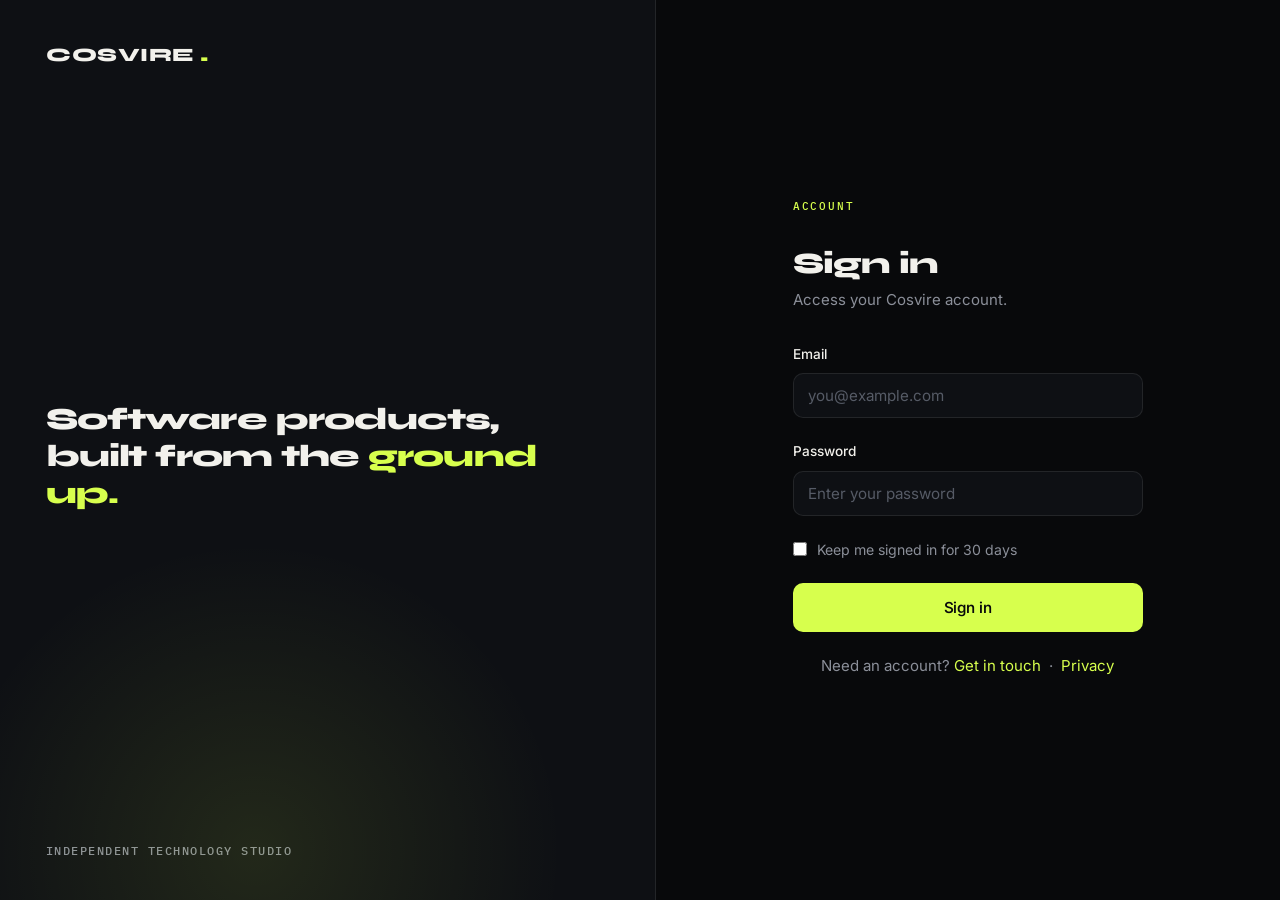
<file: login.html>
<!DOCTYPE html>
<html lang="en">
<head>
<meta charset="UTF-8" />
<meta name="viewport" content="width=device-width, initial-scale=1.0" />
<meta name="description" content="Sign in to Cosvire." />
<title>Sign in — Cosvire</title>
<link rel="icon" type="image/svg+xml" href="data:image/svg+xml,%3Csvg xmlns='http://www.w3.org/2000/svg' viewBox='0 0 64 64'%3E%3Crect width='64' height='64' rx='14' fill='%2308090b'/%3E%3Ctext x='32' y='44' font-family='Georgia,serif' font-size='40' font-weight='700' fill='%23f2f1ec' text-anchor='middle'%3EC%3C/text%3E%3Ccircle cx='50' cy='48' r='5' fill='%23d7ff4d'/%3E%3C/svg%3E" />
<link rel="preconnect" href="https://fonts.googleapis.com" />
<link rel="preconnect" href="https://fonts.gstatic.com" crossorigin />
<link href="https://fonts.googleapis.com/css2?family=Syne:wght@700;800&family=Inter:wght@300;400;450;500;550;600&family=IBM+Plex+Mono:wght@400;500&display=swap" rel="stylesheet" />
<link rel="stylesheet" href="css/main.css" />
</head>
<body>

<div class="gate">
  <aside class="gate__aside">
    <div class="glow"></div>
    <a href="index.html" class="brand">COSVIRE<i>.</i></a>
    <p class="gate__quote">Software products, built from the <em>ground up.</em></p>
    <p class="mono">Independent technology studio</p>
  </aside>

  <main class="gate__main">
    <div class="gate__box">
      <span class="shead__label">Account</span>
      <h1>Sign in</h1>
      <p>Access your Cosvire account.</p>
      <form action="#">
        <div class="field"><label for="em">Email</label><input id="em" type="email" placeholder="you@example.com" autocomplete="email" required /></div>
        <div class="field"><label for="pw">Password</label><input id="pw" type="password" placeholder="Enter your password" autocomplete="current-password" required /></div>
        <label class="check"><input type="checkbox" /> Keep me signed in for 30 days</label>
        <button type="submit" class="btn btn--primary btn--lg" style="width:100%;">Sign in</button>
      </form>
      <p class="gate__foot">Need an account? <a href="contact.html">Get in touch</a> &nbsp;·&nbsp; <a href="legal.html">Privacy</a></p>
    </div>
  </main>
</div>

<script src="js/main.js"></script>
</body>
</html>
</file>
<file: css/main.css>
/* ============================================================
   COSVIRE — Design System v5
   Product-led technology studio · ink + volt
   Syne (display) · Inter (UI/text) · IBM Plex Mono (code/meta)
   ============================================================ */

/* ── Tokens ──────────────────────────────────────────────── */
:root {
  --bg:        #08090b;
  --surface:   #0e1014;
  --raised:    #14171d;
  --raised-2:  #1b1f27;
  --text:      #f2f1ec;
  --muted:     #8b8f99;
  --dim:       #565b66;
  --volt:      #d7ff4d;
  --volt-dim:  #a8c93a;
  --navy:      #0d1830;
  --line:      rgba(242,241,236,.09);
  --line-2:    rgba(242,241,236,.05);
  --r:         14px;
  --r-sm:      10px;
  --r-lg:      20px;
  --fd:        'Syne', sans-serif;
  --fb:        'Inter', system-ui, -apple-system, sans-serif;
  --fm:        'IBM Plex Mono', ui-monospace, SFMono-Regular, monospace;
  --ease:      cubic-bezier(.4,0,.2,1);
  --t:         .25s;
}

/* ── Reset ───────────────────────────────────────────────── */
*,*::before,*::after { margin:0; padding:0; box-sizing:border-box; }
html { scroll-behavior:smooth; -webkit-text-size-adjust:100%; }
body {
  background:var(--bg); color:var(--text);
  font-family:var(--fb); font-size:16px; line-height:1.65;
  overflow-x:hidden; -webkit-font-smoothing:antialiased;
}
h1,h2,h3,h4 { font-family:var(--fd); font-weight:800; line-height:1.08; letter-spacing:-.028em; }
a { color:inherit; text-decoration:none; }
ul,ol { list-style:none; }
button { font-family:inherit; color:inherit; background:none; border:none; cursor:pointer; }
img,svg { display:block; max-width:100%; }
::selection { background:var(--volt); color:var(--bg); }

.container { max-width:1200px; margin:0 auto; padding:0 32px; }
.mono { font-family:var(--fm); font-size:.72rem; font-weight:500; letter-spacing:.13em; text-transform:uppercase; color:var(--muted); }
.mono--volt { color:var(--volt); }
.reveal { opacity:0; transform:translateY(20px); transition:opacity .65s var(--ease), transform .65s var(--ease); }
.reveal.is-visible { opacity:1; transform:none; }

/* ── Brand ───────────────────────────────────────────────── */
.brand { display:flex; align-items:baseline; gap:5px; font-family:var(--fd); font-weight:800; font-size:1.18rem; letter-spacing:.03em; }
.brand i { font-style:normal; color:var(--volt); font-size:1.5rem; line-height:0; }

/* ── Navigation ──────────────────────────────────────────── */
.nav {
  position:sticky; top:0; z-index:60;
  background:rgba(8,9,11,.78);
  backdrop-filter:blur(18px); -webkit-backdrop-filter:blur(18px);
  border-bottom:1px solid transparent; transition:border-color var(--t);
}
.nav.pinned { border-bottom-color:var(--line); }
.nav__inner { max-width:1200px; margin:0 auto; padding:15px 32px; display:flex; align-items:center; gap:12px; }
.nav__links { display:flex; gap:2px; margin-left:36px; margin-right:auto; }
.nav__link {
  font-size:.9rem; font-weight:450; color:var(--muted);
  padding:8px 14px; border-radius:var(--r-sm);
  transition:color var(--t), background var(--t);
}
.nav__link:hover { color:var(--text); background:rgba(242,241,236,.05); }
.nav__link.active { color:var(--text); }
.nav__actions { display:flex; align-items:center; gap:10px; }
.nav__burger { display:none; flex-direction:column; gap:5px; padding:8px; }
.nav__burger span { display:block; width:20px; height:1.5px; background:var(--text); transition:transform var(--t), opacity var(--t); }
.nav__burger.open span:nth-child(1) { transform:translateY(6.5px) rotate(45deg); }
.nav__burger.open span:nth-child(2) { opacity:0; }
.nav__burger.open span:nth-child(3) { transform:translateY(-6.5px) rotate(-45deg); }

#mobileNav {
  position:fixed; inset:0; z-index:59; background:var(--bg);
  display:flex; flex-direction:column; justify-content:center; padding:0 32px; gap:4px;
  opacity:0; pointer-events:none; transition:opacity var(--t);
}
#mobileNav.open { opacity:1; pointer-events:auto; }
#mobileNav a { font-family:var(--fd); font-weight:800; font-size:2rem; color:var(--dim); padding:8px 0; transition:color var(--t); }
#mobileNav a:hover { color:var(--volt); }

/* ── Buttons ─────────────────────────────────────────────── */
.btn {
  display:inline-flex; align-items:center; justify-content:center; gap:9px;
  font-size:.9rem; font-weight:550; letter-spacing:-.005em;
  padding:11px 20px; border-radius:var(--r-sm);
  border:1px solid transparent; white-space:nowrap;
  transition:all var(--t) var(--ease);
}
.btn--primary { background:var(--volt); color:var(--bg); }
.btn--primary:hover { background:#e4ff74; transform:translateY(-1px); box-shadow:0 8px 26px rgba(215,255,77,.22); }
.btn--ghost { border-color:var(--line); color:var(--text); }
.btn--ghost:hover { border-color:rgba(242,241,236,.26); background:rgba(242,241,236,.04); }
.btn--sm { padding:8px 15px; font-size:.85rem; }
.btn--lg { padding:14px 26px; font-size:.95rem; }

/* ── Hero ────────────────────────────────────────────────── */
.hero { position:relative; overflow:hidden; padding:112px 0 96px; text-align:center; }
.hero__glow {
  position:absolute; top:-38%; left:50%; transform:translateX(-50%);
  width:min(96vw,1180px); height:760px; pointer-events:none;
  background:
    radial-gradient(ellipse 50% 46% at 50% 50%, rgba(215,255,77,.13), transparent 68%),
    radial-gradient(ellipse 34% 40% at 32% 44%, rgba(120,160,255,.10), transparent 70%);
}
.hero__grid {
  position:absolute; inset:0; pointer-events:none; opacity:.55;
  background-image:
    linear-gradient(rgba(242,241,236,.035) 1px, transparent 1px),
    linear-gradient(90deg, rgba(242,241,236,.035) 1px, transparent 1px);
  background-size:64px 64px;
  mask-image:radial-gradient(ellipse 62% 52% at 50% 32%, #000 20%, transparent 78%);
  -webkit-mask-image:radial-gradient(ellipse 62% 52% at 50% 32%, #000 20%, transparent 78%);
}
.hero__inner { position:relative; z-index:1; max-width:840px; margin:0 auto; }
.chip {
  display:inline-flex; align-items:center; gap:9px;
  padding:6px 14px 6px 8px; border-radius:100px;
  border:1px solid var(--line); background:rgba(242,241,236,.03);
  font-size:.8rem; color:var(--muted); margin-bottom:30px;
  transition:border-color var(--t);
}
.chip:hover { border-color:rgba(242,241,236,.2); }
.chip b { color:var(--bg); background:var(--volt); font-weight:600; font-size:.68rem; letter-spacing:.06em; text-transform:uppercase; padding:3px 8px; border-radius:100px; }
.chip i { font-style:normal; color:var(--dim); }
.hero h1 { font-size:clamp(2.6rem,6vw,4.6rem); line-height:1.03; margin-bottom:24px; }
.hero h1 em { font-style:normal; color:var(--volt); }
.hero__sub { font-size:clamp(1.02rem,1.6vw,1.18rem); color:var(--muted); max-width:600px; margin:0 auto 36px; line-height:1.72; }
.hero__cta { display:flex; gap:12px; justify-content:center; flex-wrap:wrap; }
.hero__note { margin-top:20px; font-family:var(--fm); font-size:.72rem; letter-spacing:.08em; color:var(--dim); }

/* ── Section scaffolding ─────────────────────────────────── */
.section { padding:96px 0; }
.section--line { border-top:1px solid var(--line); }
.shead { max-width:640px; margin-bottom:52px; }
.shead--center { margin-left:auto; margin-right:auto; text-align:center; }
.shead__label { display:inline-block; font-family:var(--fm); font-size:.7rem; font-weight:500; letter-spacing:.16em; text-transform:uppercase; color:var(--volt); margin-bottom:16px; }
.shead h2 { font-size:clamp(1.9rem,3.6vw,2.8rem); margin-bottom:16px; }
.shead h2 em { font-style:normal; color:var(--volt); }
.shead p { color:var(--muted); font-size:1.03rem; line-height:1.75; }

/* ── Feature cards ───────────────────────────────────────── */
.cards { display:grid; grid-template-columns:repeat(3,1fr); gap:16px; }
.card {
  position:relative; background:var(--surface);
  border:1px solid var(--line); border-radius:var(--r);
  padding:28px 26px; overflow:hidden;
  transition:border-color var(--t), transform var(--t), background var(--t);
}
.card:hover { border-color:rgba(242,241,236,.2); transform:translateY(-3px); background:var(--raised); }
.card__icon {
  width:42px; height:42px; border-radius:11px;
  background:rgba(215,255,77,.1); border:1px solid rgba(215,255,77,.2);
  display:flex; align-items:center; justify-content:center;
  color:var(--volt); font-family:var(--fm); font-size:1.1rem; font-weight:500;
  margin-bottom:20px;
}
.card__icon svg { width:20px; height:20px; stroke:currentColor; fill:none; stroke-width:1.7; stroke-linecap:round; stroke-linejoin:round; }
.card h3 { font-size:1.12rem; margin-bottom:9px; letter-spacing:-.02em; }
.card p { font-size:.92rem; color:var(--muted); line-height:1.72; }

/* ── Featured product ────────────────────────────────────── */
.pcard {
  border:1px solid var(--line); border-radius:var(--r-lg);
  background:linear-gradient(180deg, var(--raised) 0%, var(--surface) 100%);
  overflow:hidden;
}
.pcard__top { display:grid; grid-template-columns:1fr 300px; gap:52px; padding:40px 40px 34px; }
.pcard__badge {
  display:inline-flex; align-items:center; gap:8px;
  font-family:var(--fm); font-size:.66rem; font-weight:500;
  letter-spacing:.14em; text-transform:uppercase; color:var(--volt);
  margin-bottom:16px;
}
.pcard__badge i { width:6px; height:6px; border-radius:50%; background:currentColor; font-style:normal; }
.pcard h3 { font-size:clamp(1.7rem,3vw,2.3rem); margin-bottom:14px; }
.pcard p { color:var(--muted); line-height:1.8; max-width:56ch; }
.pcard p + p { margin-top:.85em; }
.pcard p strong { color:var(--text); font-weight:500; }
.pcard__spec { border-left:1px solid var(--line); padding-left:28px; }
.pcard__spec dt { font-family:var(--fm); font-size:.64rem; font-weight:500; letter-spacing:.15em; text-transform:uppercase; color:var(--dim); margin-bottom:6px; }
.pcard__spec dd { font-family:var(--fd); font-weight:800; font-size:1.45rem; letter-spacing:-.03em; margin-bottom:18px; }
.pcard__spec dd em { font-style:normal; color:var(--volt); }
.pcard__spec dd small { display:block; font-family:var(--fb); font-weight:400; font-size:.8rem; letter-spacing:0; color:var(--muted); margin-top:3px; }

/* ── Stats ───────────────────────────────────────────────── */
.stats { display:grid; grid-template-columns:repeat(4,1fr); gap:16px; }
.stat { background:var(--surface); border:1px solid var(--line); border-radius:var(--r); padding:26px 24px; }
.stat dt { font-family:var(--fm); font-size:.64rem; font-weight:500; letter-spacing:.15em; text-transform:uppercase; color:var(--dim); margin-bottom:10px; }
.stat dd { font-family:var(--fd); font-weight:800; font-size:2rem; letter-spacing:-.035em; line-height:1; }
.stat dd em { font-style:normal; color:var(--volt); }

/* ── Roadmap / honest note ───────────────────────────────── */
.panel {
  border:1px solid var(--line); border-radius:var(--r-lg);
  background:var(--surface); padding:38px 36px;
}
.panel h3 { font-size:1.4rem; margin-bottom:12px; }
.panel p { color:var(--muted); line-height:1.8; max-width:62ch; }
.panel p + p { margin-top:.9em; }
.panel strong { color:var(--text); font-weight:500; }

/* ── CTA band ────────────────────────────────────────────── */
.cta {
  position:relative; overflow:hidden; text-align:center;
  border:1px solid var(--line); border-radius:var(--r-lg);
  background:linear-gradient(180deg, var(--raised), var(--surface));
  padding:66px 36px;
}
.cta__glow { position:absolute; inset:0; pointer-events:none;
  background:radial-gradient(ellipse 46% 70% at 50% 0%, rgba(215,255,77,.13), transparent 70%); }
.cta__in { position:relative; z-index:1; }
.cta h2 { font-size:clamp(1.9rem,3.6vw,2.7rem); margin-bottom:14px; }
.cta h2 em { font-style:normal; color:var(--volt); }
.cta p { color:var(--muted); max-width:48ch; margin:0 auto 30px; line-height:1.75; }

/* ── Page header (inner pages) ───────────────────────────── */
.phead { position:relative; overflow:hidden; padding:82px 0 60px; border-bottom:1px solid var(--line); }
.phead__glow { position:absolute; top:-60%; left:50%; transform:translateX(-50%); width:900px; height:620px;
  background:radial-gradient(ellipse 50% 50% at 50% 50%, rgba(215,255,77,.09), transparent 70%); pointer-events:none; }
.phead__in { position:relative; z-index:1; }
.phead h1 { font-size:clamp(2.2rem,4.6vw,3.4rem); margin:14px 0 16px; }
.phead h1 em { font-style:normal; color:var(--volt); }
.phead p { color:var(--muted); max-width:56ch; font-size:1.05rem; line-height:1.75; }

/* ── Prose / chapters ────────────────────────────────────── */
.chapter { display:grid; grid-template-columns:150px 1fr; gap:44px; padding:44px 0; border-bottom:1px solid var(--line-2); }
.chapter:last-child { border-bottom:0; }
.chapter__no { font-family:var(--fm); font-size:.68rem; font-weight:500; letter-spacing:.14em; color:var(--volt); }
.chapter__no span { display:block; color:var(--dim); margin-top:7px; text-transform:uppercase; }
.chapter__body { max-width:62ch; }
.chapter__body h3 { font-size:1.4rem; margin-bottom:12px; }
.chapter__body p { color:var(--muted); line-height:1.82; margin-bottom:.9em; }
.chapter__body strong { color:var(--text); font-weight:500; }

/* ── Forms ───────────────────────────────────────────────── */
.field { margin-bottom:22px; }
.field label { display:block; font-size:.85rem; font-weight:500; color:var(--text); margin-bottom:8px; }
.field input, .field textarea {
  width:100%; background:var(--surface); border:1px solid var(--line); border-radius:var(--r-sm);
  padding:12px 14px; color:var(--text); font-family:var(--fb); font-size:.95rem;
  outline:none; transition:border-color var(--t), box-shadow var(--t);
}
.field input:focus, .field textarea:focus { border-color:var(--volt); box-shadow:0 0 0 3px rgba(215,255,77,.09); }
.field input::placeholder, .field textarea::placeholder { color:var(--dim); }
.field textarea { min-height:130px; resize:vertical; line-height:1.7; }
.field-row { display:grid; grid-template-columns:1fr 1fr; gap:18px; }
.contact-grid { display:grid; grid-template-columns:1fr 300px; gap:60px; align-items:start; }
.info { background:var(--surface); border:1px solid var(--line); border-radius:var(--r); padding:24px; }
.info dt { font-family:var(--fm); font-size:.64rem; font-weight:500; letter-spacing:.15em; text-transform:uppercase; color:var(--dim); margin-bottom:6px; }
.info dd { font-size:.95rem; margin-bottom:20px; }
.info dd:last-child { margin-bottom:0; }
.info dd small { display:block; color:var(--muted); font-size:.85rem; margin-top:3px; }
.info a:hover { color:var(--volt); }

/* ── Legal ───────────────────────────────────────────────── */
.legal-grid { display:grid; grid-template-columns:200px 1fr; gap:56px; align-items:start; }
.legal-tabs { position:sticky; top:88px; display:flex; flex-direction:column; gap:3px; }
.legal-tab {
  text-align:left; font-size:.9rem; color:var(--muted);
  padding:9px 14px; border-radius:var(--r-sm); transition:all var(--t);
}
.legal-tab:hover { color:var(--text); background:rgba(242,241,236,.04); }
.legal-tab.active { color:var(--volt); background:rgba(215,255,77,.08); }
.legal-doc { display:none; max-width:64ch; }
.legal-doc.active { display:block; }
.legal-doc h2 { font-size:1.8rem; margin-bottom:8px; }
.legal-doc h3 { font-size:1.02rem; margin:1.9em 0 .5em; }
.legal-doc p { color:var(--muted); margin-bottom:.9em; line-height:1.82; font-size:.95rem; }
.legal-doc li { color:var(--muted); font-size:.95rem; margin-bottom:.4em; padding-left:1.3em; position:relative; line-height:1.8; }
.legal-doc li::before { content:"—"; position:absolute; left:0; color:var(--volt); }
.legal-doc a { color:var(--volt); }

/* ── Sign in ─────────────────────────────────────────────── */
.gate { min-height:100vh; display:grid; grid-template-columns:1.05fr 1fr; }
.gate__aside { position:relative; overflow:hidden; background:var(--surface); border-right:1px solid var(--line); padding:40px 46px; display:flex; flex-direction:column; justify-content:space-between; }
.gate__aside .glow { position:absolute; bottom:-30%; left:-10%; width:640px; height:640px; background:radial-gradient(circle, rgba(215,255,77,.1), transparent 68%); pointer-events:none; }
.gate__quote { position:relative; font-family:var(--fd); font-weight:800; font-size:clamp(1.5rem,2.4vw,2.1rem); line-height:1.2; letter-spacing:-.03em; max-width:17ch; }
.gate__quote em { font-style:normal; color:var(--volt); }
.gate__main { display:flex; align-items:center; justify-content:center; padding:56px 36px; }
.gate__box { width:100%; max-width:350px; }
.gate__box h1 { font-size:1.85rem; margin:16px 0 8px; }
.gate__box > p { color:var(--muted); font-size:.94rem; margin-bottom:30px; }
.check { display:flex; align-items:center; gap:10px; font-size:.88rem; color:var(--muted); margin-bottom:22px; cursor:pointer; }
.check input { width:14px; height:14px; accent-color:var(--volt); cursor:pointer; }
.gate__foot { margin-top:22px; font-size:.88rem; color:var(--muted); text-align:center; }
.gate__foot a { color:var(--volt); }

/* ── Footer ──────────────────────────────────────────────── */
.footer { border-top:1px solid var(--line); padding:56px 0 32px; }
.footer__grid { display:grid; grid-template-columns:1.6fr 1fr 1fr 1fr; gap:40px; margin-bottom:44px; }
.footer__about { color:var(--muted); font-size:.92rem; line-height:1.75; margin-top:14px; max-width:30ch; }
.footer h5 { font-family:var(--fm); font-size:.64rem; font-weight:500; letter-spacing:.16em; text-transform:uppercase; color:var(--dim); margin-bottom:14px; }
.footer__grid a { display:block; font-size:.93rem; color:var(--muted); padding:5px 0; transition:color var(--t); }
.footer__grid a:hover { color:var(--volt); }
.footer__base { display:flex; justify-content:space-between; gap:16px; flex-wrap:wrap; padding-top:22px; border-top:1px solid var(--line-2); font-size:.84rem; color:var(--dim); }

/* ── Responsive ──────────────────────────────────────────── */
@media (max-width:1000px) {
  .cards { grid-template-columns:1fr 1fr; }
  .pcard__top { grid-template-columns:1fr; gap:28px; }
  .pcard__spec { border-left:0; border-top:1px solid var(--line); padding:22px 0 0; }
  .stats { grid-template-columns:1fr 1fr; }
  .split { grid-template-columns:1fr; gap:30px; }
  .contact-grid { grid-template-columns:1fr; gap:40px; }
  .footer__grid { grid-template-columns:1fr 1fr; }
}
@media (max-width:820px) {
  .container { padding:0 22px; }
  .nav__inner { padding:13px 22px; }
  .nav__links { display:none; }
  .nav__burger { display:flex; }
  .nav__actions .btn--ghost { display:none; }
  .nav__links { margin:0; }
  .brand { margin-right:auto; }
  .section { padding:68px 0; }
  .hero { padding:80px 0 68px; }
  .chapter { grid-template-columns:1fr; gap:14px; }
  .legal-grid { grid-template-columns:1fr; gap:34px; }
  .legal-tabs { position:static; flex-direction:row; flex-wrap:wrap; }
  .gate { grid-template-columns:1fr; }
  .gate__aside { min-height:30vh; border-right:0; border-bottom:1px solid var(--line); }
}
@media (max-width:560px) {
  .cards, .stats { grid-template-columns:1fr; }
  .field-row { grid-template-columns:1fr; gap:0; }
  .footer__grid { grid-template-columns:1fr; gap:26px; }
  .cta { padding:48px 24px; }
}

/* ── Numbered steps ──────────────────────────────────────── */
.steps { display:grid; grid-template-columns:repeat(3,1fr); gap:16px; counter-reset:step; }
.step {
  position:relative; background:var(--surface); border:1px solid var(--line);
  border-radius:var(--r); padding:30px 26px; transition:border-color var(--t), transform var(--t), background var(--t);
}
.step:hover { border-color:rgba(242,241,236,.2); transform:translateY(-3px); background:var(--raised); }
.step__no {
  font-family:var(--fm); font-size:.68rem; font-weight:500; letter-spacing:.15em;
  color:var(--volt); display:block; margin-bottom:18px;
}
.step h3 { font-size:1.12rem; margin-bottom:9px; letter-spacing:-.02em; }
.step p { font-size:.92rem; color:var(--muted); line-height:1.72; }
.step::after {
  content:''; position:absolute; top:34px; right:-9px; width:18px; height:1px;
  background:var(--line);
}
.step:last-child::after { display:none; }

/* ── Status panel ────────────────────────────────────────── */
.status { display:flex; align-items:center; gap:10px; margin-bottom:18px; }
.status__dot { width:8px; height:8px; border-radius:50%; background:var(--volt); animation:blip 2.2s ease infinite; }
@keyframes blip { 0%,100% { box-shadow:0 0 0 0 rgba(215,255,77,.5); } 50% { box-shadow:0 0 0 7px rgba(215,255,77,0); } }
.status__text { font-family:var(--fm); font-size:.68rem; font-weight:500; letter-spacing:.15em; text-transform:uppercase; color:var(--volt); }

@media (max-width:1000px) { .steps { grid-template-columns:1fr; } .step::after { display:none; } }

/* ── Live specimen — the hero demonstrates the work ──────── */
.spec {
  position:relative; text-align:left; overflow:hidden;
  background:var(--surface); border:1px solid var(--line); border-radius:var(--r);
  transition:border-color .7s var(--ease), box-shadow .7s var(--ease), background .7s var(--ease);
}
.spec.s4 {
  border-color:rgba(215,255,77,.3);
  background:var(--raised);
  box-shadow:0 24px 70px rgba(0,0,0,.5), 0 0 60px rgba(215,255,77,.055);
}
.spec__chrome { display:flex; align-items:center; gap:11px; padding:12px 16px; border-bottom:1px solid var(--line); }
.spec__dots { display:flex; gap:6px; }
.spec__dots i { width:8px; height:8px; border-radius:50%; background:var(--raised-2); font-style:normal; transition:background .5s; }
.spec.s4 .spec__dots i:first-child { background:var(--volt); }
.spec__label { margin-left:auto; font-family:var(--fm); font-size:.64rem; font-weight:500; letter-spacing:.16em; text-transform:uppercase; color:var(--dim); transition:color .5s; }
.spec.s4 .spec__label { color:var(--volt); }

.spec__ui { position:relative; padding:24px 22px 26px; display:flex; flex-direction:column; gap:17px; }
.spec__guide {
  position:absolute; inset:0; opacity:0; pointer-events:none; transition:opacity .55s var(--ease);
  background-image:linear-gradient(90deg, rgba(215,255,77,.16) 1px, transparent 1px);
  background-size:26px 100%; background-position:22px 0;
}
.spec.s2 .spec__guide { opacity:1; }

.spec__row { display:flex; align-items:center; gap:12px; }
.spec__avatar { width:38px; height:38px; border-radius:10px; background:var(--raised-2); flex-shrink:0; transition:background .5s; display:grid; place-items:center; }
.spec__avatar svg { width:20px; height:20px; opacity:0; transition:opacity .5s; }
.spec.s4 .spec__avatar { background:var(--navy); }
.spec.s4 .spec__avatar svg { opacity:1; }
.spec__meta { display:flex; flex-direction:column; gap:6px; margin-right:auto; }
.spec__name { font-weight:550; font-size:.94rem; }
.spec__sub  { font-size:.78rem; }
.spec__pill { font-family:var(--fm); font-size:.6rem; letter-spacing:.14em; text-transform:uppercase; padding:4px 10px; border-radius:100px; border:1px solid transparent; }
.spec.s4 .spec__pill { color:var(--volt); border-color:rgba(215,255,77,.3); background:rgba(215,255,77,.08); }
.spec__h { font-family:var(--fd); font-weight:800; font-size:1.28rem; letter-spacing:-.024em; }
.spec__line { height:8px; border-radius:4px; background:var(--raised-2); transition:background .5s, width .6s var(--ease); width:100%; }
.spec__line--b { width:72%; }
.spec.s4 .spec__line { background:var(--raised-2); }

.spec__bars { display:flex; align-items:flex-end; gap:7px; height:56px; }
.spec__bars span { flex:1; border-radius:4px 4px 2px 2px; background:var(--raised-2); height:var(--h); transition:background .5s, height .6s var(--ease); }
.spec.s1 .spec__bars span { height:24%; }
.spec.s4 .spec__bars span { background:linear-gradient(180deg, rgba(215,255,77,.85), rgba(215,255,77,.24)); }
.spec.s4 .spec__bars span:nth-child(6) { background:linear-gradient(180deg, var(--volt), rgba(215,255,77,.4)); }

.spec__btn {
  align-self:flex-start; font-size:.85rem; font-weight:550;
  padding:10px 18px; border-radius:var(--r-sm);
  background:var(--raised-2); color:transparent; transition:all .5s var(--ease);
}
.spec.s3 .spec__btn { color:var(--muted); }
.spec.s4 .spec__btn { background:var(--volt); color:var(--bg); }

/* placeholder → real text */
.spec [data-ph] { background:var(--raised-2); border-radius:5px; color:transparent; transition:background .5s, color .5s; }
.spec.s3 [data-ph], .spec.s4 [data-ph] { background:transparent; color:var(--muted); }
.spec.s3 .spec__name, .spec.s4 .spec__name,
.spec.s3 .spec__h,    .spec.s4 .spec__h { color:var(--text); }

/* hero two-column when a specimen is present */
.hero--split { text-align:left; }
.hero--split .hero__inner { max-width:1200px; }
.hero__cols { display:grid; grid-template-columns:1.05fr .95fr; gap:70px; align-items:center; }
.hero--split .hero__sub { margin-left:0; margin-right:0; }
.hero--split .hero__cta { justify-content:flex-start; }

/* ── Craft specimens ─────────────────────────────────────── */
.arts { display:grid; grid-template-columns:repeat(3,1fr); gap:16px; }
.art {
  background:var(--surface); border:1px solid var(--line); border-radius:var(--r);
  overflow:hidden; transition:border-color var(--t), transform var(--t), background var(--t);
}
.art:hover { border-color:rgba(242,241,236,.2); transform:translateY(-3px); background:var(--raised); }
.art__stage { height:158px; display:grid; place-items:center; border-bottom:1px solid var(--line); overflow:hidden; }
.art__foot { padding:16px 20px; display:flex; align-items:baseline; justify-content:space-between; gap:12px; }
.art__label { font-weight:550; font-size:.95rem; }
.art__note { font-family:var(--fm); font-size:.64rem; letter-spacing:.13em; text-transform:uppercase; color:var(--dim); }

.art-type { font-family:var(--fd); font-weight:800; font-size:4.4rem; letter-spacing:-.04em; line-height:1; }
.art-type em { font-style:normal; color:var(--volt); }
.art-swatches { display:flex; gap:0; width:100%; height:100%; }
.art-swatches span { flex:1; transition:flex .35s var(--ease); }
.art-swatches span:hover { flex:1.6; }
.art-grid { display:grid; grid-template-columns:repeat(6,10px); gap:11px; }
.art-grid i { width:10px; height:10px; border-radius:50%; background:var(--raised-2); font-style:normal; }
.art-grid i.on { background:var(--volt); }

@media (max-width:1000px) {
  .hero__cols { grid-template-columns:1fr; gap:44px; }
  .arts { grid-template-columns:1fr; }
}

/* button placeholder must not override its finished state */
.spec.s1 .spec__btn[data-ph], .spec.s2 .spec__btn[data-ph] { background:var(--raised-2); color:transparent; }
.spec.s3 .spec__btn[data-ph] { background:var(--raised-2); color:var(--muted); }
.spec.s4 .spec__btn[data-ph] { background:var(--volt); color:var(--bg); }


/* ============================================================
   Spacious pass — large visual cards, minimal copy
   ============================================================ */
:root { --r-xl:26px; }
.section { padding:120px 0; }
.shead { max-width:700px; margin-bottom:60px; }
.shead h2 { font-size:clamp(2.1rem,4.2vw,3.3rem); }

/* Hero */
.hero { padding:120px 0 0; text-align:left; }
.hero h1 { font-size:clamp(2.8rem,6.4vw,5.2rem); line-height:1.01; letter-spacing:-.035em; max-width:16ch; }
.hero__sub { max-width:40ch; margin:0 0 10px; font-size:1.14rem; }
.hero__top { display:grid; grid-template-columns:minmax(0,1.55fr) minmax(0,1fr); align-items:end; gap:60px; margin-bottom:60px; }

/* Hero stage — an orbital field */
.stage {
  position:relative; height:clamp(280px,38vw,440px);
  border-radius:var(--r-xl); overflow:hidden;
  background:linear-gradient(150deg, #0f1218 0%, #0a0c10 55%, #10141b 100%);
  border:1px solid var(--line);
}
.stage svg { position:absolute; inset:0; width:100%; height:100%; }
.stage__ring { fill:none; stroke:rgba(242,241,236,.13); stroke-width:1; }
.stage__ring--lit { stroke:rgba(215,255,77,.4); }
.stage__node { fill:var(--volt); }
.stage__node--soft { fill:rgba(242,241,236,.45); }
.orbit { transform-origin:50% 50%; animation:spin var(--dur,44s) linear infinite; }
.orbit--rev { animation-direction:reverse; }
@keyframes spin { to { transform:rotate(360deg); } }
.stage__wash {
  position:absolute; inset:0; pointer-events:none;
  background:radial-gradient(ellipse 44% 58% at 50% 50%, rgba(215,255,77,.11), transparent 70%);
}

/* Big feature cards */
.features { display:grid; grid-template-columns:1fr 1fr; gap:20px; }
.feature {
  border-radius:var(--r-xl); overflow:hidden;
  background:var(--surface); border:1px solid var(--line);
  transition:border-color var(--t), transform var(--t), background var(--t);
}
.feature:hover { border-color:rgba(242,241,236,.2); transform:translateY(-4px); background:var(--raised); }
.feature__visual { position:relative; aspect-ratio:16/9; overflow:hidden; border-bottom:1px solid var(--line); }
.feature__visual svg { position:absolute; inset:0; width:100%; height:100%; }
.feature__body { padding:28px 30px 32px; }
.feature h3 { font-size:1.42rem; letter-spacing:-.026em; margin-bottom:10px; }
.feature p { color:var(--muted); font-size:1rem; line-height:1.7; max-width:34ch; }

/* Statement band */
.statement { padding:130px 0; border-top:1px solid var(--line); border-bottom:1px solid var(--line); text-align:center; }
.statement p {
  font-family:var(--fd); font-weight:800;
  font-size:clamp(1.9rem,4.6vw,3.5rem); line-height:1.12; letter-spacing:-.035em;
  max-width:19ch; margin:0 auto; color:var(--text);
}
.statement em { font-style:normal; color:var(--volt); }

/* Simple list rows */
.rows { border-top:1px solid var(--line); }
.row {
  display:grid; grid-template-columns:150px 1fr auto; gap:30px; align-items:baseline;
  padding:30px 4px; border-bottom:1px solid var(--line-2);
  transition:padding-left var(--t) var(--ease), background var(--t);
}
.row:hover { padding-left:14px; background:rgba(242,241,236,.02); }
.row__k { font-family:var(--fm); font-size:.68rem; font-weight:500; letter-spacing:.14em; text-transform:uppercase; color:var(--dim); }
.row h3 { font-size:1.28rem; letter-spacing:-.024em; margin-bottom:7px; }
.row p { color:var(--muted); font-size:.96rem; line-height:1.7; max-width:56ch; }
.row__end { font-family:var(--fm); font-size:.66rem; letter-spacing:.14em; text-transform:uppercase; color:var(--dim); justify-self:end; }

@media (max-width:1000px) {
  .features { grid-template-columns:1fr; }
  .stage { height:300px; }
  .row { grid-template-columns:1fr; gap:8px; }
  .row__end { justify-self:start; }
}
@media (max-width:560px) {
  .section { padding:78px 0; }
  .hero { padding-top:76px; }
  .statement { padding:84px 0; }
}

@media (max-width:860px) { .hero__top { grid-template-columns:1fr; gap:22px; } }
</file>
